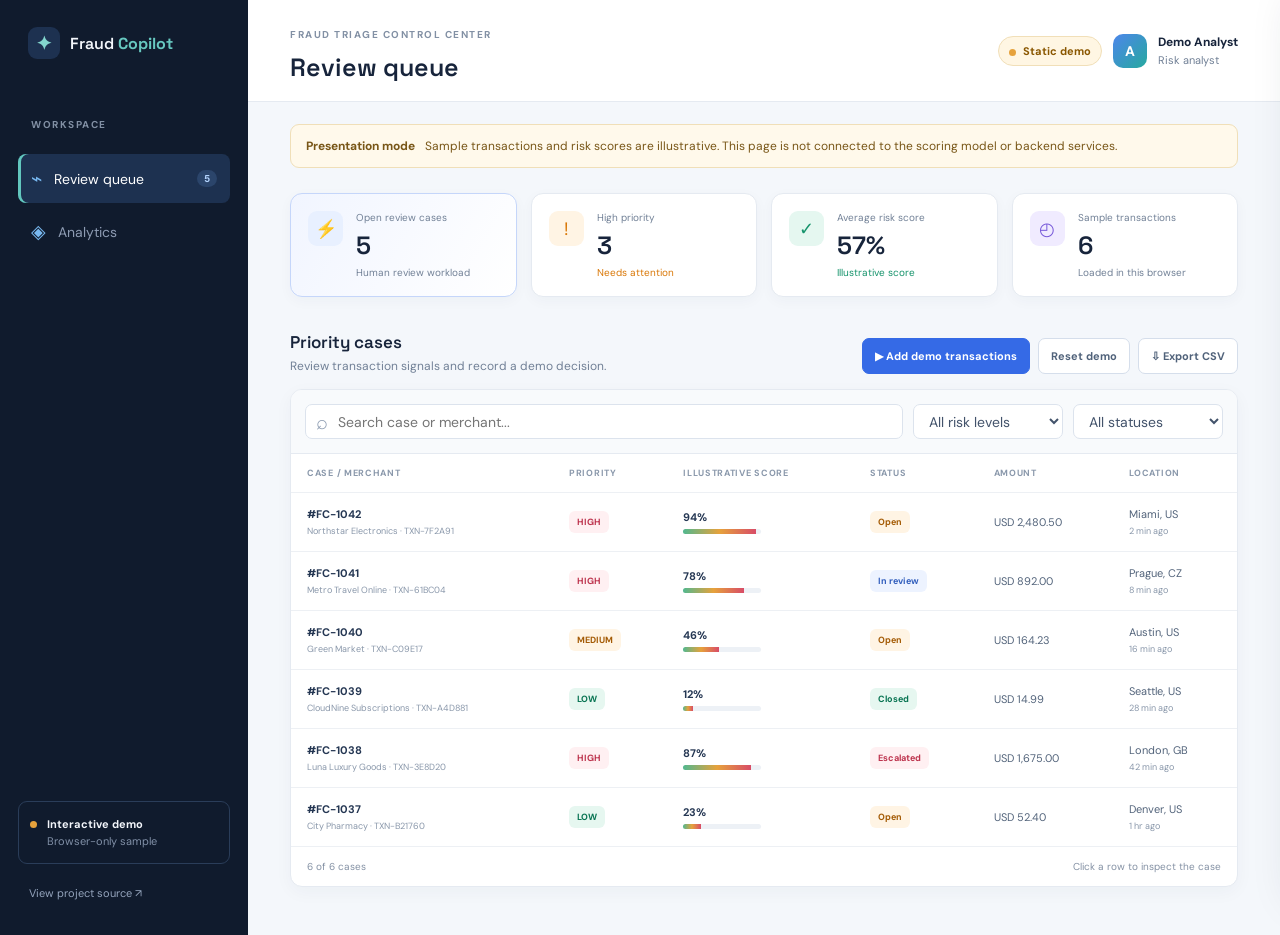
<file: hf-space/index.html>
<!doctype html>
<html lang="vi">
  <head>
    <meta charset="utf-8" />
    <meta name="viewport" content="width=device-width, initial-scale=1" />
    <meta name="theme-color" content="#101b2d" />
    <meta name="description" content="Fraud Copilot - interactive fraud triage demo." />
    <title>Fraud Copilot | Risk operations</title>
    <link rel="stylesheet" href="./style.css" />
  </head>
  <body>
    <div class="app-shell">
      <aside class="sidebar">
        <a class="brand" href="#" aria-label="Fraud Copilot home">
          <span class="brand-mark">✦</span><span>Fraud <b>Copilot</b></span>
        </a>
        <p class="workspace-label">WORKSPACE</p>
        <nav aria-label="Main navigation">
          <button class="nav-item active" data-view="review"><span>⌁</span> Review queue <b id="nav-count">0</b></button>
          <button class="nav-item" data-view="analytics"><span>◈</span> Analytics</button>
        </nav>
        <div class="sidebar-bottom">
          <div class="system-status"><i></i><div><b>Interactive demo</b><small>Browser-only sample</small></div></div>
          <a class="source-link" href="https://github.com/vinhomes1311/fraud-copilot" target="_blank" rel="noreferrer">View project source ↗</a>
        </div>
      </aside>

      <main class="content">
        <header class="topbar">
          <div><p class="eyebrow">FRAUD TRIAGE CONTROL CENTER</p><h1 id="page-title">Review queue</h1></div>
          <div class="topbar-actions"><span class="demo-pill"><i></i> Static demo</span><span class="avatar">A</span><div class="user-meta"><b>Demo Analyst</b><small>Risk analyst</small></div></div>
        </header>

        <div class="demo-notice"><b>Presentation mode</b><span>Sample transactions and risk scores are illustrative. This page is not connected to the scoring model or backend services.</span></div>

        <section class="page-body">
          <div class="kpi-grid">
            <article class="kpi-card accent"><span class="kpi-icon">⚡</span><div><small>Open review cases</small><strong id="open-count">—</strong><span>Human review workload</span></div></article>
            <article class="kpi-card"><span class="kpi-icon orange">!</span><div><small>High priority</small><strong id="high-count">—</strong><span class="orange-text">Needs attention</span></div></article>
            <article class="kpi-card"><span class="kpi-icon green">✓</span><div><small>Average risk score</small><strong id="average-score">—</strong><span class="green-text">Illustrative score</span></div></article>
            <article class="kpi-card"><span class="kpi-icon purple">◴</span><div><small>Sample transactions</small><strong id="total-count">—</strong><span>Loaded in this browser</span></div></article>
          </div>

          <section id="review-view">
            <div class="section-heading">
              <div><h2>Priority cases</h2><p>Review transaction signals and record a demo decision.</p></div>
              <div class="section-actions"><button id="simulate-button" class="primary-button">▶ Add demo transactions</button><button id="reset-button" class="secondary-button">Reset demo</button><button id="export-button" class="secondary-button">⇩ Export CSV</button></div>
            </div>
            <div class="queue-card">
              <div class="toolbar">
                <label class="search-wrap"><span>⌕</span><input id="search-input" type="search" placeholder="Search case or merchant..." /></label>
                <select id="risk-filter" aria-label="Filter by risk"><option value="">All risk levels</option><option>HIGH</option><option>MEDIUM</option><option>LOW</option></select>
                <select id="status-filter" aria-label="Filter by status"><option value="">All statuses</option><option>OPEN</option><option>IN_REVIEW</option><option>ESCALATED</option><option>CLOSED</option></select>
              </div>
              <div class="table-wrap">
                <table>
                  <thead><tr><th>Case / merchant</th><th>Priority</th><th>Illustrative score</th><th>Status</th><th>Amount</th><th>Location</th></tr></thead>
                  <tbody id="cases-body"></tbody>
                </table>
              </div>
              <footer class="table-footer"><span id="result-count"></span><span>Click a row to inspect the case</span></footer>
            </div>
          </section>

          <section id="analytics-view" class="analytics-view hidden">
            <div class="section-heading"><div><h2>Analytics overview</h2><p>Summary of the illustrative sample currently loaded in this browser.</p></div></div>
            <div class="analytics-grid">
              <article class="panel"><h3>Cases by risk</h3><div id="risk-chart" class="bar-list"></div></article>
              <article class="panel"><h3>Review status</h3><div id="status-chart" class="bar-list"></div></article>
            </div>
          </section>
        </section>
      </main>
    </div>

    <div id="backdrop" class="backdrop"></div>
    <aside id="detail-panel" class="detail-panel" aria-label="Case details" aria-hidden="true">
      <div class="detail-header"><div><p class="eyebrow">CASE DETAIL</p><h2 id="detail-title">Case details</h2></div><button id="close-detail" class="close-button" aria-label="Close">×</button></div>
      <div id="detail-content"></div>
    </aside>
    <div id="toast" class="toast" role="status" aria-live="polite"></div>
    <script src="./app.js"></script>
  </body>
</html>
</file>
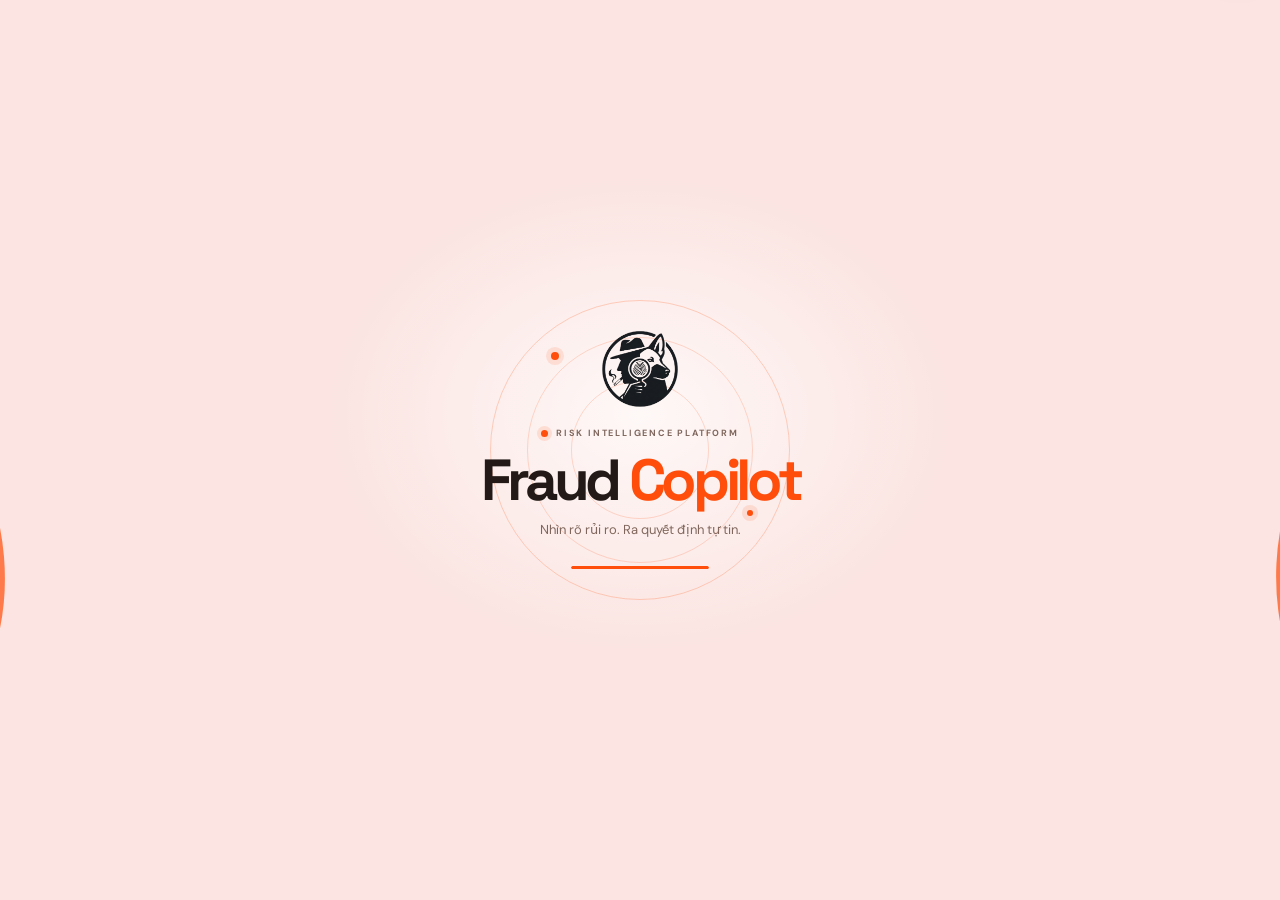
<file: static/index.html>
<!doctype html>
<html lang="vi">
  <head>
    <meta charset="utf-8" />
    <meta name="viewport" content="width=device-width, initial-scale=1" />
    <meta name="theme-color" content="#e9e5e0" />
    <title>Fraud Copilot | Risk operations</title>
    <link rel="stylesheet" href="/static/styles.css?v=case-review-polished-2" />
  </head>
  <body>
    <div id="toast" class="toast" role="status"></div>
    <main id="intro-view" class="intro-view" aria-label="Đang khởi chạy Fraud Copilot">
      <section class="intro-splash" aria-labelledby="intro-title">
        <div class="intro-splash-orbit" aria-hidden="true">
          <span class="intro-splash-orbit-dot"></span>
          <span class="intro-splash-orbit-dot"></span>
        </div>
        <img class="intro-splash-logo" src="/static/fraud-copilot-logo.png?v=brand-3" alt="" />
        <p class="intro-kicker"><span></span> RISK INTELLIGENCE PLATFORM</p>
        <h1 id="intro-title">Fraud <span>Copilot</span></h1>
        <p class="intro-splash-tagline">Nhìn rõ rủi ro. Ra quyết định tự tin.</p>
        <div class="intro-loading-track" aria-hidden="true">
          <span></span>
        </div>
      </section>
    </main>
    <main id="login-view" class="login-view hidden">
      <div class="login-frame">
        <header class="login-header">
          <a class="login-brand" href="/" aria-label="Fraud Copilot">
            <img class="brand-mark" src="/static/fraud-copilot-logo.png?v=brand-3" alt="" />
            <span><b>Fraud <span>Copilot</span></b><small>RISK INTELLIGENCE</small></span>
          </a>
          <div class="login-header-note"><i></i> Không gian chuyên viên an toàn</div>
        </header>
        <div class="login-layout">
          <section class="login-hero" aria-labelledby="login-hero-title">
            <p class="eyebrow"><span class="login-eyebrow-dot"></span> RISK OPERATIONS PLATFORM</p>
            <h1 id="login-hero-title">Nhìn rõ rủi ro.<br /><span>Ra quyết định tự tin.</span></h1>
            <p class="login-hero-copy">Giao dịch, tín hiệu mô hình và hồ sơ điều tra trong cùng một không gian làm việc.</p>
            <div class="login-highlights">
              <div><span>01</span><p><b>Ưu tiên rõ ràng</b><small>Tập trung vào hồ sơ cần xem</small></p></div>
              <div><span>02</span><p><b>Bằng chứng đầy đủ</b><small>Theo dõi tín hiệu xuyên suốt</small></p></div>
              <div><span>03</span><p><b>Quyết định minh bạch</b><small>Lưu lại thao tác chuyên viên</small></p></div>
            </div>
          </section>
          <section class="login-card" aria-labelledby="login-card-title">
            <div class="login-card-heading">
              <div class="login-card-symbol" aria-hidden="true">
                <svg viewBox="0 0 24 24" fill="none"><path d="M12 3 19 6v5c0 4.5-2.9 8-7 10-4.1-2-7-5.5-7-10V6l7-3Z" /><path d="m9 12 2 2 4-4" /></svg>
              </div>
              <p class="login-card-eyebrow">SECURE ANALYST ACCESS</p>
              <h2 id="login-card-title">Chào mừng trở lại</h2>
              <p id="auth-subtitle" class="muted">Đăng nhập để tiếp tục tới không gian điều tra rủi ro.</p>
            </div>
            <form id="login-form">
              <label>Tên đăng nhập<input name="username" value="analyst1" autocomplete="username" required /></label>
              <label>Mật khẩu<input name="password" type="password" value="analyst123" autocomplete="current-password" required /></label>
              <button class="primary-button wide" type="submit">Đăng nhập <span>→</span></button>
            </form>
            <button id="auth-switch" class="auth-switch" type="button">Chưa có tài khoản? Tạo tài khoản</button>
            <button id="forgot-password" class="auth-link" type="button">Quên mật khẩu?</button>
            <div class="login-divider"><span>hoặc</span></div>
            <button id="google-login" class="google-button" type="button"><span aria-hidden="true">G</span> Tiếp tục với Google</button>
            <p id="login-hint" class="login-hint">Demo: analyst1 / analyst123 · lead1 / lead123</p>
          </section>
        </div>
        <footer class="login-footer"><span>FRAUD COPILOT</span><span>Risk operations workspace</span></footer>
      </div>
      <div class="login-glow" aria-hidden="true"></div>
    </main>

    <main id="app-view" class="app-shell hidden">
      <video class="dashboard-background-video" muted loop playsinline preload="none" aria-hidden="true" tabindex="-1">
        <source src="/static/dashboard-background.mp4?v=video-project-1" type="video/mp4" />
      </video>
      <aside class="sidebar">
        <div class="brand"><img class="brand-mark small" src="/static/fraud-copilot-logo.png?v=brand-3" alt="" /><span>Fraud <b>Copilot</b></span></div>
        <div class="workspace-label">WORKSPACE</div>
        <nav>
          <button id="dashboard-nav" class="nav-item active" title="Risk Overview"><svg class="nav-icon symbol-icon" viewBox="0 0 24 24" aria-hidden="true"><rect x="4" y="4" width="6" height="6" rx="1" /><rect x="14" y="4" width="6" height="6" rx="1" /><rect x="4" y="14" width="6" height="6" rx="1" /><rect x="14" y="14" width="6" height="6" rx="1" /></svg> Risk Overview</button>
          <button id="analytics-nav" class="nav-item" title="Risk Analytics"><svg class="nav-icon symbol-icon" viewBox="0 0 24 24" aria-hidden="true"><path d="M4 20h16" /><path d="M7 16v-4" /><path d="M12 16V8" /><path d="M17 16V4" /></svg> Risk Analytics</button>
          <button id="review-nav" class="nav-item" title="Review Queue"><svg class="nav-icon symbol-icon" viewBox="0 0 24 24" aria-hidden="true"><path d="M4 5h16v14H4z" /><path d="M4 13h4l2 3h4l2-3h4" /></svg> Review Queue <span id="review-nav-count" class="nav-badge hidden">0</span></button>
          <button id="classifications-nav" class="nav-item" title="Decision History"><svg class="nav-icon symbol-icon" viewBox="0 0 24 24" aria-hidden="true"><circle cx="12" cy="12" r="8" /><path d="M12 7v5l3 2" /></svg> Decision History</button>
          <button id="manual-review-nav" class="nav-item" title="Manual Review">Manual Review <span id="manual-review-nav-count" class="nav-badge hidden">0</span></button>
          <button id="fault-lab-nav" class="nav-item hidden" title="Fault Lab">Fault Lab</button>
        </nav>
        <label class="global-search"><svg class="symbol-icon" viewBox="0 0 24 24" aria-hidden="true"><circle cx="10.5" cy="10.5" r="6.5" /><path d="m16 16 4 4" /></svg><input id="dashboard-search" type="search" placeholder="Tìm mã case hoặc giao dịch..." aria-label="Tìm mã case hoặc giao dịch"><kbd>Enter</kbd></label>
        <div class="topbar-actions"><span class="live-status"><i></i> Chấm điểm đang hoạt động</span><button id="refresh-button" class="icon-button" title="Làm mới"><svg class="symbol-icon" viewBox="0 0 24 24" aria-hidden="true"><path d="M20 7v5h-5" /><path d="M19 12a7 7 0 0 0-12-4L5 10" /><path d="M4 17v-5h5" /><path d="M5 12a7 7 0 0 0 12 4l2-2" /></svg></button><button id="account-button" class="account-button" type="button" aria-label="Mở hồ sơ tài khoản" aria-haspopup="dialog" aria-controls="profile-dialog"><span class="avatar" id="user-avatar">A</span><span class="user-meta"><b id="user-name">Chuyên viên</b><small id="user-role">Chuyên viên phân tích rủi ro</small></span></button></div>
        <div class="sidebar-bottom">
          <div class="system-status"><span class="status-dot"></span><div><b>All systems normal</b><small>Updated just now</small></div></div>
          <button id="logout-button" class="logout"><svg class="symbol-icon" viewBox="0 0 24 24" aria-hidden="true"><path d="m10 17 5-5-5-5" /><path d="M15 12H3" /><path d="M12 3h7a2 2 0 0 1 2 2v14a2 2 0 0 1-2 2h-7" /></svg><span>Log out</span></button>
        </div>
      </aside>
      <section class="content">
        <h2 id="page-title" class="visually-hidden">Risk Overview</h2>
        <div class="page-body">
          <section id="dashboard-content" class="dashboard-content">
            <div class="dashboard-intro">
              <div><p class="eyebrow">LIVE RISK OPERATIONS · FRAUD COPILOT</p><h3>Fraud <span>Operations</span></h3><p id="dashboard-updated">Loading data...</p></div>
              <button id="dashboard-review-link" class="primary-button">Review cases <span>→</span></button>
            </div>
            <div class="dashboard-kpis">
              <article class="dashboard-kpi"><div class="dashboard-kpi-icon blue"><svg class="symbol-icon" viewBox="0 0 24 24" aria-hidden="true"><path d="m4 17 6-6 4 4 6-8" /><path d="M15 7h5v5" /></svg></div><div><small>Transactions Processed</small><strong id="dashboard-total">—</strong><span id="dashboard-total-subtitle">— transactions in the last 60 minutes</span></div></article>
              <article class="dashboard-kpi"><div class="dashboard-kpi-icon red"><svg class="symbol-icon" viewBox="0 0 24 24" aria-hidden="true"><path d="M12 3 22 20H2L12 3Z" /><path d="M12 9v4" /><path d="M12 16h.01" /></svg></div><div><small>Open High-Risk Cases</small><strong id="dashboard-high">—</strong><span id="dashboard-high-subtitle">— new cases in the last 60 minutes</span></div></article>
              <article class="dashboard-kpi"><div class="dashboard-kpi-icon amber"><svg class="symbol-icon" viewBox="0 0 24 24" aria-hidden="true"><circle cx="12" cy="12" r="8" /><path d="M12 7v5l3 2" /></svg></div><div><small>Open Medium-Risk Cases</small><strong id="dashboard-medium">—</strong><span id="dashboard-medium-subtitle">— unscored transactions</span></div></article>
              <article class="dashboard-kpi"><div class="dashboard-kpi-icon purple">%</div><div><small>Review Rate</small><strong id="dashboard-review-rate">—</strong><span>Open high- and medium-risk cases / scored transactions</span></div></article>
              <article class="dashboard-kpi"><div class="dashboard-kpi-icon green"><svg class="symbol-icon" viewBox="0 0 24 24" aria-hidden="true"><path d="M3 12h4l3-7 4 14 3-7h4" /></svg></div><div><small>P95 Latency · 60 min</small><strong id="dashboard-latency">—</strong><span>Core processing target: ≤ 500 ms</span></div></article>
              <article class="dashboard-kpi"><div class="dashboard-kpi-icon teal"><svg class="symbol-icon" viewBox="0 0 24 24" aria-hidden="true"><circle cx="12" cy="12" r="8" /><circle cx="12" cy="12" r="3" /></svg></div><div><small>Recall (Awaiting Labels)</small><strong id="dashboard-recall">—</strong><span>Requires ground-truth labels</span></div></article>
            </div>
            <div class="dashboard-grid">
              <article class="dashboard-panel dashboard-simulator-panel">
                <div class="dashboard-panel-heading"><div><h4>Cases per Second</h4><p>Hover over a line point to inspect Low, Medium, and High rates · last 5 minutes</p></div></div>
                <div id="dashboard-simulator-chart" class="dashboard-simulator-chart" role="status">Waiting for simulator data...</div>
              </article>
              <article class="dashboard-panel dashboard-ml-decision-panel">
                <div class="dashboard-panel-heading"><div><h4>Analyst Decisions by Risk Level</h4><p>Decision outcomes grouped by model-predicted risk level.</p></div></div>
                <div id="dashboard-decision-breakdown" class="decision-breakdown-grid dashboard-decision-breakdown" aria-live="polite"><p class="dashboard-empty">Loading decision data...</p></div>
              </article>
              <article class="dashboard-panel dashboard-ml-operations-panel">
                <div class="chart-heading"><div><h4>Model Service Latency &amp; Throughput</h4><p>P95 inference latency and requests per second over the last 60 minutes.</p></div><span class="chart-live-indicator">Prometheus</span></div>
                <div id="dashboard-ml-operations-chart" class="ml-operations-chart" aria-live="polite"><p class="chart-empty">Loading model metrics...</p></div>
              </article>
              <article class="dashboard-panel dashboard-drift-panel">
                <div class="dashboard-panel-heading"><div><h4>Data &amp; Score Drift</h4><p>Population Stability Index of the latest scored transactions against the model's validation baseline · refreshes every minute.</p></div><span id="dashboard-drift-status" class="drift-status drift-insufficient_data">—</span></div>
                <div id="dashboard-drift" class="drift-body" aria-live="polite"><p class="dashboard-empty">Loading drift data...</p></div>
              </article>
              <article class="dashboard-panel dashboard-cases-panel">
                <div class="dashboard-panel-heading"><div><h4>Flagged Transactions</h4><p>Cases awaiting review, ordered by fraud probability.</p></div><button id="dashboard-view-all" class="text-button">View queue →</button></div>
                <div id="dashboard-recent-cases" class="dashboard-recent-cases" aria-live="polite"></div>
              </article>
              <article class="dashboard-panel dashboard-signal-health-panel">
                <header class="signal-health-header">
                  <div>
                    <p class="signal-health-eyebrow">LAST 24 HOURS</p>
                    <h4>Pipeline Overview</h4>
                    <p>Model signals, input quality, and queues that need attention.</p>
                  </div>
                  <span class="signal-health-live"><i></i> Live</span>
                </header>
                <div id="dashboard-signal-health" class="signal-health-grid" aria-live="polite">
                  <section class="signal-health-group">
                    <div class="signal-group-heading"><span class="signal-group-icon model-icon">⌁</span><div><h5>Model Signals</h5><p>Most frequent explanation factors</p></div></div>
                    <div id="dashboard-top-features" class="signal-health-list"><p class="signal-health-empty">Loading model signals...</p></div>
                  </section>
                  <section class="signal-health-group">
                    <div class="signal-group-heading"><span class="signal-group-icon data-icon">⌖</span><div><h5>Input Validation</h5><p>Most common validation issues</p></div></div>
                    <div id="dashboard-validation-issues" class="signal-health-list"><p class="signal-health-empty">Loading validation data...</p></div>
                  </section>
                  <section class="signal-health-group">
                    <div class="signal-group-heading"><span class="signal-group-icon queue-icon">↻</span><div><h5>Queue Health</h5><p>Unscored transactions and dead-letter jobs</p></div></div>
                    <div id="dashboard-queue-health" class="signal-queue-list"><p class="signal-health-empty">Loading queue status...</p></div>
                  </section>
                </div>
              </article>
            </div>
          </section>
          <section id="manual-review-content" class="manual-review-content hidden">
            <div class="section-heading"><div><h3>Manual Review</h3><p>Inspect transactions that could not be scored and create a review case.</p></div></div>
            <section class="queue-card manual-review-card">
              <div id="manual-review-list" class="manual-review-list"><p class="muted">Loading transactions...</p></div>
              <div class="table-footer">
                <span id="manual-review-count">—</span>
                <div><button id="manual-review-prev" class="page-button" disabled>‹</button><span id="manual-review-page" class="page-button active">1</span><button id="manual-review-next" class="page-button" disabled>›</button></div>
              </div>
            </section>
          </section>
          <section id="fault-lab-content" class="fault-lab-content hidden">
            <div class="section-heading"><div><h3>Fault Lab</h3><p>Chọn loại lỗi cần mô phỏng rồi gửi vào hệ thống.</p></div></div>
            <section class="queue-card fault-lab-card">
              <label for="fault-lab-kind">Chọn loại lỗi</label>
              <select id="fault-lab-kind" class="fault-lab-select">
                <option value="missing">Thiếu trường bắt buộc</option>
                <option value="type">Sai kiểu dữ liệu</option>
                <option value="invalid">Giá trị không hợp lệ</option>
                <option value="advanced">Tùy chỉnh JSON nâng cao</option>
              </select>
              <div id="fault-lab-missing-options" class="fault-lab-options hidden">
                <label for="fault-lab-missing-field">Trường cần bỏ</label>
                <select id="fault-lab-missing-field" class="fault-lab-select">
                  <option value="amt">amt</option>
                  <option value="cc_num">cc_num</option>
                  <option value="merchant">merchant</option>
                  <option value="trans_date_trans_time">trans_date_trans_time</option>
                </select>
              </div>
              <div id="fault-lab-type-options" class="fault-lab-options hidden">
                <label for="fault-lab-type-field">Trường sai kiểu</label>
                <select id="fault-lab-type-field" class="fault-lab-select">
                  <option value="amt">amt</option>
                  <option value="lat">lat</option>
                  <option value="long">long</option>
                </select>
                <label for="fault-lab-type-value">Giá trị lỗi</label>
                <input id="fault-lab-type-value" class="fault-lab-input" value="abc" />
              </div>
              <div id="fault-lab-invalid-options" class="fault-lab-options hidden">
                <label for="fault-lab-invalid-value">Giá trị cần gửi</label>
                <select id="fault-lab-invalid-value" class="fault-lab-select">
                  <option value="amt">amt âm (-100)</option>
                  <option value="lat">lat vượt phạm vi (999)</option>
                  <option value="long">long vượt phạm vi (999)</option>
                </select>
              </div>
              <div id="fault-lab-advanced-options" class="fault-lab-options hidden">
                <label for="fault-lab-json">Payload transaction (JSON)</label>
                <textarea id="fault-lab-json" class="fault-lab-json" spellcheck="false">{
  "trans_num": "fault-lab-template",
  "trans_date_trans_time": "2026-01-15T12:00:00Z",
  "cc_num": "4111111111111111",
  "merchant": "fraud_Kirlin and Sons",
  "category": "shopping_pos",
  "amt": 42.5,
  "lat": 37.7749,
  "long": -122.4194,
  "merch_lat": 37.7849,
  "merch_long": -122.4094,
  "city": "San Francisco",
  "state": "CA"
}</textarea>
              </div>
              <p id="fault-lab-input-error" class="fault-lab-error" role="alert"></p>
              <details class="fault-lab-preview">
                <summary>Payload sẽ gửi</summary>
                <pre id="fault-lab-preview-json"></pre>
              </details>
              <button id="fault-lab-submit" class="primary-button" type="button">Gửi vào hệ thống</button>
              <div id="fault-lab-result" class="fault-lab-result" role="status" aria-live="polite"></div>
            </section>
          </section>
          <div id="work-queue-layout">
          <section id="review-content">
            <div id="review-kpi-grid" class="kpi-grid">
              <article class="kpi-card accent"><div class="kpi-icon"><svg class="symbol-icon" viewBox="0 0 24 24" aria-hidden="true"><rect x="5" y="5" width="14" height="16" rx="2" /><path d="M9 5V3h6v2" /><path d="M9 11h6M9 15h6" /></svg></div><div><small>Open review cases</small><strong id="open-count">—</strong><span class="trend">Human review workload</span></div></article>
            </div>
            <div id="analytics-kpi-grid" class="kpi-grid hidden">
              <article class="kpi-card"><div class="kpi-icon orange"><svg class="symbol-icon" viewBox="0 0 24 24" aria-hidden="true"><path d="M12 3 22 20H2L12 3Z" /><path d="M12 9v4" /><path d="M12 16h.01" /></svg></div><div><small>High priority</small><strong id="high-count">—</strong><span class="trend orange-text">Needs attention</span></div></article>
              <article class="kpi-card"><div class="kpi-icon orange"><svg class="symbol-icon" viewBox="0 0 24 24" aria-hidden="true"><path d="M12 3 22 20H2L12 3Z" /><path d="M12 9v4" /><path d="M12 16h.01" /></svg></div><div><small>Medium priority</small><strong id="medium-count">—</strong><span class="trend orange-text">Needs review</span></div></article>
            </div>
            <div class="section-heading"><div><h3 id="queue-title">Priority cases</h3><p id="queue-description">Cases are sorted by model confidence.</p></div><div class="section-actions"><label class="simulator-rate">Target <input id="simulator-tps" type="number" min="1" max="1000" step="1" value="10" inputmode="numeric" aria-label="Target transaction rate per second"><span>transactions / sec</span><small id="simulator-actual-tps" class="simulator-actual-tps">New cases (5-sec avg): 0 / sec</small></label><button id="load-test-batch" class="primary-button"><svg class="symbol-icon button-icon" viewBox="0 0 24 24" aria-hidden="true"><path d="M8 5v14l11-7z" fill="currentColor" stroke="none" /></svg>Run Simulator</button><button id="reset-demo-data" class="secondary-button reset-demo-button" title="Delete simulator-generated data and replay from the beginning"><svg class="symbol-icon button-icon" viewBox="0 0 24 24" aria-hidden="true"><path d="M3 12a9 9 0 1 0 2.64-6.36L3 8" /><path d="M3 3v5h5" /></svg>Reset &amp; replay</button><button id="export-button" class="secondary-button"><svg class="symbol-icon button-icon" viewBox="0 0 24 24" aria-hidden="true"><path d="M12 3v12" /><path d="m7 10 5 5 5-5" /><path d="M5 20h14" /></svg>Export view</button></div></div>
            <section class="queue-card">
              <div class="toolbar filter-toolbar">
                <label class="search-wrap"><svg class="symbol-icon" viewBox="0 0 24 24" aria-hidden="true"><circle cx="10.5" cy="10.5" r="6.5" /><path d="m16 16 4 4" /></svg><input id="search-input" placeholder="Search case ID or transaction..." aria-label="Search cases" /></label>
                <select id="risk-filter" aria-label="Priority"><option value="">All priorities</option><option value="HIGH">High</option><option value="MEDIUM">Medium</option><option value="LOW">Low</option></select>
                <select id="score-filter" aria-label="Fraud probability"><option value="">All probabilities</option><option value="0-25">0–25%</option><option value="25-50">25–50%</option><option value="50-75">50–75%</option><option value="75-100">75–100%</option></select>
                <select id="status-filter" aria-label="Workflow"><option value="">All workflows</option><option value="OPEN">Open</option><option value="IN_REVIEW">In review</option><option value="ESCALATED">Escalated</option><option value="NEEDS_MORE_INFO">Needs more info</option><option value="RETURNED">Returned</option><option value="CONFIRMED_FRAUD">Confirmed fraud</option><option value="CONFIRMED_SIMULATED">Confirmed (demo)</option><option value="DISMISSED">Dismissed / safe</option><option value="CLOSED">Closed</option></select>
                <label class="filter-date"><span>Received from</span><input id="received-from-filter" type="date" aria-label="Received from"></label>
                <label class="filter-date"><span>Received to</span><input id="received-to-filter" type="date" aria-label="Received to"></label>
                <select id="evidence-filter" aria-label="Evidence"><option value="">All evidence</option><option value="NONE">No brief</option><option value="PENDING">Pending</option><option value="RUNNING">Running</option><option value="READY">Ready</option><option value="FAILED">Failed</option><option value="FAILED_TIMEOUT">Failed (timeout)</option></select>
                <select id="sort-filter" aria-label="Sort by"><option value="newest">Newest received</option><option value="oldest">Oldest received</option><option value="highest_score">Highest probability</option><option value="lowest_score">Lowest probability</option></select>
                <button id="review-filter-reset" class="filter-reset" type="button" title="Clear filters" aria-label="Clear filters"><svg class="symbol-icon" viewBox="0 0 24 24" aria-hidden="true"><path d="M4 5h16l-6 7v5l-4 2v-7L4 5Z" /><path d="m16 16 4 4m0-4-4 4" /></svg></button>
              </div>
              <div class="table-wrap"><table><thead><tr><th>Case / transaction</th><th>Priority</th><th>Fraud probability</th><th>Workflow</th><th>Received</th><th>Evidence</th></tr></thead><tbody id="cases-body"><tr><td colspan="6" class="loading">Loading cases<span class="loader"></span></td></tr></tbody></table></div>
              <div class="table-footer"><span id="result-count">—</span><div><button id="prev-page" class="page-button" disabled>‹</button><span id="page-number" class="page-button active">1</span><button id="next-page" class="page-button" disabled>›</button></div></div>
            </section>
          </section>
          <section id="classifications-content" class="hidden">
            <div class="section-heading classification-heading">
              <div><h3>Analyst Decision History</h3><p>Recorded case decisions and escalations, with reviewer and decision time.</p></div>
              <button id="export-classifications" class="secondary-button"><svg class="symbol-icon button-icon" viewBox="0 0 24 24" aria-hidden="true"><path d="M12 3v12" /><path d="m7 10 5 5 5-5" /><path d="M5 20h14" /></svg>Export decisions</button>
            </div>
            <section class="queue-card">
              <div class="toolbar filter-toolbar">
                <label class="search-wrap"><svg class="symbol-icon" viewBox="0 0 24 24" aria-hidden="true"><circle cx="10.5" cy="10.5" r="6.5" /><path d="m16 16 4 4" /></svg><input id="classification-search" placeholder="Search case, transaction, merchant, reviewer..." /></label>
                <select id="classification-filter" aria-label="Filter analyst decisions">
                  <option value="">All decisions</option>
                  <option value="CONFIRMED_FRAUD">Confirmed fraud</option>
                  <option value="DISMISSED">Dismissed / safe</option>
                  <option value="ESCALATE">Escalated</option>
                  <option value="NEEDS_MORE_INFO">Needs more info</option>
                  <option value="INSUFFICIENT_EVIDENCE">Insufficient evidence</option>
                  <option value="CONFIRM_SIMULATED">Confirmed (demo)</option>
                </select>
                <select id="classification-status-filter" aria-label="Case status"><option value="">All statuses</option><option value="OPEN">Open</option><option value="IN_REVIEW">In review</option><option value="ESCALATED">Escalated</option><option value="NEEDS_MORE_INFO">Needs more info</option><option value="RETURNED">Returned</option><option value="CONFIRMED_FRAUD">Confirmed fraud</option><option value="CONFIRMED_SIMULATED">Confirmed (demo)</option><option value="DISMISSED">Dismissed / safe</option><option value="CLOSED">Closed</option></select>
                <select id="classification-stream-filter" aria-label="Scoring stream"><option value="">All streams</option><option value="SCORED">Scored</option><option value="UNSCORED">Unscored</option></select>
                <select id="classification-merchant-filter" aria-label="Merchant type">
                  <option value="">All merchant types</option>
                  <option value="entertainment">Entertainment</option><option value="food_dining">Food &amp; dining</option><option value="gas_transport">Gas &amp; transport</option><option value="grocery_net">Grocery (online)</option><option value="grocery_pos">Grocery (in-person)</option><option value="health_fitness">Health &amp; fitness</option><option value="home">Home</option><option value="kids_pets">Kids &amp; pets</option><option value="misc_net">Miscellaneous (online)</option><option value="misc_pos">Miscellaneous (in-person)</option><option value="personal_care">Personal care</option><option value="shopping_net">Shopping (online)</option><option value="shopping_pos">Shopping (in-person)</option><option value="travel">Travel</option>
                </select>
                <select id="classification-score-filter" aria-label="Fraud score"><option value="">All scores</option><option value="0-25">0–25%</option><option value="25-50">25–50%</option><option value="50-75">50–75%</option><option value="75-100">75–100%</option></select>
                <select id="classification-sort-filter" aria-label="Sort order"><option value="newest">Newest</option><option value="oldest">Oldest</option><option value="highest_score">Highest score</option><option value="lowest_score">Lowest score</option></select>
                <button id="classification-filter-reset" class="filter-reset" type="button" title="Clear filters" aria-label="Clear filters"><svg class="symbol-icon" viewBox="0 0 24 24" aria-hidden="true"><path d="M4 5h16l-6 7v5l-4 2v-7L4 5Z" /><path d="m16 16 4 4m0-4-4 4" /></svg></button>
              </div>
              <div class="table-wrap"><table class="classification-table"><thead><tr><th>Case / transaction</th><th>Merchant</th><th>Model risk</th><th>Analyst decision</th><th>Reviewer</th><th>Amount</th><th>Decision time</th><th>Action</th></tr></thead><tbody id="classifications-body"><tr><td colspan="8" class="loading">Loading decisions<span class="loader"></span></td></tr></tbody></table></div>
              <div class="table-footer"><span id="classification-result-count">—</span><div><button id="classification-prev" class="page-button" disabled>‹</button><span id="classification-page" class="page-button active">1</span><button id="classification-next" class="page-button" disabled>›</button></div></div>
            </section>
          </section>
          <section id="analytics-decisions" class="analytics-decisions hidden">
            <div class="section-heading"><div><h3>Analyst Decision Summary</h3><p>Latest recorded decision for each reviewed case.</p></div></div>
            <div class="decision-summary-grid">
              <article class="decision-summary-card"><small>Confirm fraud</small><strong id="decision-confirmed-fraud">0</strong></article>
              <article class="decision-summary-card"><small>Dismiss / safe</small><strong id="decision-dismissed">0</strong></article>
              <article class="decision-summary-card"><small>Insufficient evidence</small><strong id="decision-insufficient-evidence">0</strong></article>
              <article class="decision-summary-card"><small>Escalate to Risk Lead</small><strong id="decision-escalated">0</strong></article>
              <article class="decision-summary-card"><small>Need more info</small><strong id="decision-needs-more-info">0</strong></article>
            </div>
          </section>
          </div>
        </div>
      </section>
    </main>

    <dialog id="profile-dialog" class="profile-dialog" aria-labelledby="profile-title">
      <button id="profile-close" class="profile-close" type="button" aria-label="Đóng hồ sơ">×</button>
      <p class="profile-eyebrow">RISK OPERATIONS PROFILE</p>
      <div class="profile-identity">
        <div id="profile-avatar" class="profile-avatar">A</div>
        <div>
          <h2 id="profile-title">Hồ sơ chuyên viên</h2>
          <p id="profile-username" class="profile-username"></p>
          <span id="profile-role" class="profile-role"></span>
        </div>
      </div>
      <div class="profile-stats">
        <article><strong id="profile-cases-reviewed">0</strong><span>Hồ sơ đã xem xét</span></article>
        <article><strong id="profile-active-streak">0</strong><span>Ngày hoạt động liên tiếp</span></article>
        <article><strong id="profile-active-days">0</strong><span>Tổng ngày hoạt động</span></article>
      </div>
      <div class="profile-badges-heading">
        <div><p class="profile-eyebrow">MILESTONES</p><h3>Huy hiệu</h3></div>
        <span class="profile-badge-caption">Tích lũy qua hồ sơ đã xử lý</span>
      </div>
      <div id="profile-badges" class="profile-badges" aria-live="polite">
        <p class="profile-loading">Đang tải hồ sơ...</p>
      </div>
      <div class="profile-actions">
        <button id="profile-logout-button" class="profile-logout-button" type="button">
          <svg class="symbol-icon" viewBox="0 0 24 24" aria-hidden="true"><path d="m10 17 5-5-5-5" /><path d="M15 12H3" /><path d="M12 3h7a2 2 0 0 1 2 2v14a2 2 0 0 1-2 2h-7" /></svg>
          Đăng xuất
        </button>
      </div>
    </dialog>
    <aside id="detail-panel" class="detail-panel" role="dialog" aria-modal="true" aria-labelledby="detail-title" tabindex="-1">
      <header class="detail-page-header">
        <button id="close-detail" class="detail-back-button" type="button"><span aria-hidden="true">←</span> Back to queue</button>
        <div class="detail-page-title"><p class="eyebrow">CASE REVIEW</p><h2 id="detail-title">Case —</h2></div>
        <p class="detail-page-hint">Review the evidence and record your decision</p>
      </header>
      <div id="detail-content" class="detail-page-content"></div>
    </aside>
    <script src="/static/risk-review.js?v=readable-risk-english-5"></script>
    <script src="/static/app.js?v=case-review-polished-2"></script>
  </body>
</html>
</file>
<file: hf-space/style.css>
@import url("https://fonts.googleapis.com/css2?family=DM+Sans:wght@400;500;600;700&family=Space+Grotesk:wght@500;600;700&display=swap");

:root {
  color-scheme: light;
  --bg: #f4f7fb;
  --surface: #fff;
  --line: #e5eaf1;
  --text: #17243b;
  --muted: #718096;
  --blue: #356ae6;
  --green: #15936b;
  --orange: #d97706;
  --red: #d84c67;
  --purple: #7658d9;
}

* { box-sizing: border-box; }
body { margin: 0; background: var(--bg); color: var(--text); font: 14px "DM Sans", sans-serif; }
button, input, select { font: inherit; }
button { cursor: pointer; color: inherit; }
.hidden { display: none !important; }
.app-shell { display: flex; min-height: 100vh; }
.sidebar { width: 248px; flex: 0 0 248px; background: #101b2d; color: #f3f6fb; padding: 27px 18px; display: flex; flex-direction: column; }
.brand { display: flex; align-items: center; gap: 10px; padding: 0 10px 49px; color: inherit; font: 600 16px "Space Grotesk", sans-serif; text-decoration: none; }
.brand b { color: #67c8c0; }
.brand-mark { display: grid; place-items: center; width: 32px; height: 32px; border-radius: 9px; background: #1d3150; color: #83d6ce; font-size: 19px; }
.workspace-label, .eyebrow { color: #8290a4; font-size: 10px; font-weight: 700; letter-spacing: 1.5px; }
.workspace-label { padding: 0 13px 13px; }
.nav-item { width: 100%; display: flex; align-items: center; gap: 12px; padding: 12px 13px; background: transparent; color: #8d9bb2; border: 0; border-radius: 8px; text-align: left; margin-bottom: 4px; }
.nav-item:hover, .nav-item.active { color: #fff; background: #1d3150; }
.nav-item.active { box-shadow: inset 3px 0 #62c7be; }
.nav-item > span { color: #78b9f1; font-size: 19px; }
.nav-item > b { margin-left: auto; background: #2b456b; color: #b5d5ff; padding: 2px 7px; border-radius: 10px; font-size: 10px; }
.sidebar-bottom { margin-top: auto; }
.system-status { display: flex; gap: 10px; padding: 15px 11px; border: 1px solid #2a3d59; border-radius: 9px; margin-bottom: 14px; }
.system-status i, .demo-pill i { width: 7px; height: 7px; flex: 0 0 7px; border-radius: 50%; background: #e6a23c; margin-top: 4px; }
.system-status b, .system-status small { display: block; font-size: 11px; }
.system-status small { color: #8190a7; margin-top: 3px; }
.source-link { color: #94a4bc; font-size: 11px; text-decoration: none; padding: 8px 11px; display: block; }
.source-link:hover { color: #fff; }
.content { flex: 1; min-width: 0; }
.topbar { min-height: 94px; background: var(--surface); border-bottom: 1px solid var(--line); display: flex; align-items: center; justify-content: space-between; padding: 18px 42px; }
.topbar h1 { font: 600 25px "Space Grotesk", sans-serif; margin: 6px 0 0; }
.topbar-actions { display: flex; align-items: center; gap: 11px; }
.demo-pill { display: inline-flex; align-items: center; gap: 7px; color: #8a5700; background: #fff6e3; border: 1px solid #f1dfb8; border-radius: 999px; padding: 7px 10px; font-size: 11px; font-weight: 700; }
.avatar { display: grid; place-items: center; background: linear-gradient(135deg, #4d86eb, #26a99f); color: #fff; width: 34px; height: 34px; border-radius: 10px; font-weight: 700; }
.user-meta b, .user-meta small { display: block; }
.user-meta b { font-size: 12px; }
.user-meta small { color: var(--muted); font-size: 11px; margin-top: 3px; }
.demo-notice { display: flex; gap: 10px; align-items: center; margin: 22px 42px 0; padding: 12px 15px; border: 1px solid #f0dfb8; border-radius: 9px; background: #fff9eb; color: #785617; font-size: 12px; line-height: 1.5; }
.demo-notice b { flex: 0 0 auto; }
.page-body { padding: 25px 42px 48px; max-width: 1500px; }
.kpi-grid { display: grid; grid-template-columns: repeat(4, minmax(0, 1fr)); gap: 14px; }
.kpi-card { background: var(--surface); border: 1px solid var(--line); border-radius: 12px; padding: 17px; display: flex; gap: 13px; align-items: flex-start; box-shadow: 0 4px 14px #1b315009; }
.kpi-card.accent { border-color: #c5d6fa; background: linear-gradient(120deg, #f1f5ff, #fff); }
.kpi-icon { display: grid; place-items: center; width: 35px; height: 35px; flex: 0 0 35px; border-radius: 9px; background: #e8f0ff; color: var(--blue); font-size: 18px; }
.kpi-icon.orange { color: var(--orange); background: #fff4e4; }
.kpi-icon.green { color: var(--green); background: #e5f7f0; }
.kpi-icon.purple { color: var(--purple); background: #f0ebff; }
.kpi-card small, .kpi-card span:not(.kpi-icon) { display: block; color: var(--muted); font-size: 10px; }
.kpi-card strong { display: block; font: 600 25px "Space Grotesk", sans-serif; margin: 5px 0; }
.kpi-card .orange-text { color: var(--orange) !important; }
.kpi-card .green-text { color: var(--green) !important; }
.section-heading { display: flex; justify-content: space-between; align-items: end; gap: 16px; margin: 34px 0 15px; }
.section-heading h2 { font: 600 17px "Space Grotesk", sans-serif; margin: 0; }
.section-heading p { color: var(--muted); font-size: 12px; margin: 5px 0 0; }
.section-actions { display: flex; gap: 8px; flex-wrap: wrap; }
.primary-button, .secondary-button { border-radius: 7px; padding: 10px 12px; font-size: 11px; font-weight: 700; }
.primary-button { background: var(--blue); color: #fff; border: 1px solid var(--blue); }
.primary-button:hover { background: #2859c9; }
.secondary-button { border: 1px solid #d5deeb; background: var(--surface); color: #50627a; }
.secondary-button:hover { border-color: #9eb8ef; color: var(--blue); background: #edf3ff; }
.queue-card, .panel { border: 1px solid var(--line); border-radius: 12px; background: var(--surface); overflow: hidden; box-shadow: 0 5px 18px #1b31500a; }
.toolbar { display: flex; gap: 10px; padding: 14px; background: #f8fafc; border-bottom: 1px solid var(--line); }
.search-wrap { position: relative; flex: 1; }
.search-wrap > span { position: absolute; left: 11px; top: 5px; color: #8b9ab0; font-size: 20px; }
.search-wrap input, .toolbar select { width: 100%; height: 35px; background: #fff; border: 1px solid #dce3ed; color: #43536b; border-radius: 7px; padding: 0 11px; outline: 0; }
.search-wrap input { padding-left: 32px; }
.toolbar select { width: 150px; }
.search-wrap input:focus, .toolbar select:focus { border-color: #8aaaf0; box-shadow: 0 0 0 3px #4675dc18; }
.table-wrap { overflow: auto; }
table { width: 100%; border-collapse: collapse; min-width: 700px; }
th { text-align: left; color: #8a98ab; font-size: 9px; text-transform: uppercase; letter-spacing: .7px; font-weight: 700; padding: 13px 16px; }
td { padding: 14px 16px; border-top: 1px solid #edf0f4; color: #53647b; font-size: 11px; }
tbody tr { transition: background .15s; }
tbody tr:hover { background: #f7faff; cursor: pointer; }
.case-id { color: #253753; font-weight: 700; }
.txn { color: #8997aa; font-size: 9px; margin-top: 4px; }
.risk, .status { display: inline-block; padding: 5px 8px; border-radius: 6px; font-size: 9px; font-weight: 700; }
.risk-high { color: #bd334d; background: #fff0f2; }
.risk-medium { color: #a45b05; background: #fff4e4; }
.risk-low { color: #087452; background: #e6f7f0; }
.status { color: #58677c; background: #edf1f6; }
.status-open { color: #a45b05; background: #fff4e4; }
.status-in_review { color: #315ebd; background: #edf3ff; }
.status-escalated { color: #bd334d; background: #fff0f2; }
.status-closed { color: #087452; background: #e6f7f0; }
.score { font-weight: 700; color: #253753; }
.score-bar { display: block; height: 5px; width: 78px; background: #edf1f6; border-radius: 9px; margin-top: 5px; overflow: hidden; }
.score-bar i { display: block; height: 100%; background: linear-gradient(90deg, #51b88f, #e6a23c, #d84c67); }
.table-footer { display: flex; justify-content: space-between; gap: 12px; color: #8491a4; padding: 13px 16px; border-top: 1px solid #edf0f4; font-size: 10px; }
.empty { text-align: center; padding: 30px; color: var(--muted); }
.analytics-grid { display: grid; grid-template-columns: repeat(2, minmax(0, 1fr)); gap: 16px; }
.panel { padding: 20px; }
.panel h3 { font: 600 15px "Space Grotesk", sans-serif; margin: 0 0 20px; }
.bar-row { display: grid; grid-template-columns: 90px 1fr 30px; align-items: center; gap: 10px; margin: 15px 0; font-size: 11px; color: #64748b; }
.bar-track { height: 9px; background: #eff2f7; border-radius: 9px; overflow: hidden; }
.bar-track i { display: block; height: 100%; border-radius: inherit; background: #356ae6; }
.bar-row.high .bar-track i { background: var(--red); }
.bar-row.medium .bar-track i { background: #e6a23c; }
.bar-row.low .bar-track i { background: var(--green); }
.detail-panel { position: fixed; z-index: 4; right: 0; top: 0; height: 100vh; width: min(520px, 100%); background: #fff; box-shadow: -12px 0 40px #17243b20; transform: translateX(105%); transition: transform .24s ease; overflow: auto; padding: 24px; }
.detail-panel.open { transform: translateX(0); }
.detail-header { display: flex; justify-content: space-between; gap: 15px; align-items: start; padding-bottom: 20px; border-bottom: 1px solid var(--line); }
.detail-header h2 { font: 600 22px "Space Grotesk", sans-serif; margin-top: 7px; }
.close-button { border: 1px solid var(--line); border-radius: 8px; background: #fff; width: 34px; height: 34px; color: #64748b; font-size: 22px; }
.detail-hero { display: flex; justify-content: space-between; align-items: center; gap: 15px; padding: 20px 0; border-bottom: 1px solid var(--line); }
.detail-subtitle, .detail-section p { color: var(--muted); font-size: 11px; margin-top: 8px; }
.hero-score { text-align: right; }
.hero-score strong { display: block; font: 600 28px "Space Grotesk", sans-serif; }
.hero-score small { color: var(--muted); font-size: 10px; }
.detail-section { padding: 18px 0; border-bottom: 1px solid #edf0f4; }
.detail-section h3 { font: 600 14px "Space Grotesk", sans-serif; margin: 0 0 12px; }
.detail-grid { display: grid; grid-template-columns: 1fr 1fr; gap: 14px; }
.detail-grid small, .detail-grid b { display: block; }
.detail-grid small, .signal-list, .check-list { color: var(--muted); font-size: 11px; }
.detail-grid b { margin-top: 4px; font-size: 12px; }
.signal-list, .check-list { padding-left: 18px; line-height: 1.7; }
.action-row { display: flex; flex-wrap: wrap; gap: 8px; margin-top: 14px; }
.action-row button { padding: 9px 11px; border: 1px solid #d5deeb; border-radius: 7px; background: #fff; color: #43536b; font-size: 11px; font-weight: 600; }
.action-row button:hover { border-color: #9eb8ef; color: var(--blue); }
.action-row .escalate-button { color: #bd334d; }
.backdrop { position: fixed; z-index: 3; inset: 0; background: #101b2d66; opacity: 0; pointer-events: none; transition: opacity .2s ease; }
.backdrop.open { opacity: 1; pointer-events: auto; }
.toast { position: fixed; z-index: 5; left: 50%; bottom: 24px; transform: translate(-50%, 15px); opacity: 0; pointer-events: none; padding: 11px 16px; border-radius: 9px; background: #17243b; color: #fff; box-shadow: 0 5px 20px #0002; font-size: 12px; transition: .2s ease; }
.toast.show { transform: translate(-50%, 0); opacity: 1; }

@media (max-width: 1050px) {
  .sidebar { width: 210px; flex-basis: 210px; }
  .topbar, .page-body { padding-left: 25px; padding-right: 25px; }
  .demo-notice { margin-left: 25px; margin-right: 25px; }
  .kpi-grid { grid-template-columns: repeat(2, minmax(0, 1fr)); }
}
@media (max-width: 700px) {
  .app-shell { display: block; }
  .sidebar { width: 100%; padding: 13px 16px; }
  .brand { padding: 0 3px 12px; }
  .workspace-label, .sidebar-bottom { display: none; }
  .sidebar nav { display: flex; gap: 6px; }
  .nav-item { width: auto; margin: 0; padding: 9px 11px; }
  .topbar { min-height: 82px; padding: 14px 17px; }
  .topbar h1 { font-size: 21px; }
  .topbar-actions { gap: 7px; }
  .user-meta { display: none; }
  .demo-pill { font-size: 0; padding: 8px; }
  .demo-pill i { margin: 0; }
  .demo-notice { margin: 15px 14px 0; align-items: start; display: block; }
  .demo-notice b { display: block; margin-bottom: 3px; }
  .page-body { padding: 17px 14px 30px; }
  .kpi-grid { gap: 9px; }
  .kpi-card { padding: 12px 10px; gap: 8px; }
  .kpi-icon { width: 29px; height: 29px; flex-basis: 29px; font-size: 15px; }
  .kpi-card strong { font-size: 21px; }
  .kpi-card small { font-size: 9px; }
  .kpi-card span:not(.kpi-icon) { font-size: 9px; }
  .section-heading { align-items: start; flex-direction: column; margin-top: 27px; }
  .section-actions { width: 100%; }
  .section-actions button { flex: 1; }
  .toolbar { flex-wrap: wrap; }
  .search-wrap { flex: 1 1 100%; }
  .toolbar select { flex: 1; width: auto; }
  .analytics-grid { grid-template-columns: 1fr; }
}
</file>
<file: static/styles.css>
@import url("https://fonts.googleapis.com/css2?family=DM+Sans:wght@400;500;600;700&family=Space+Grotesk:wght@500;600;700&display=swap");

:root {
  --bg: #f4f7fb;
  --surface: #ffffff;
  --surface-muted: #f8fafc;
  --sidebar: #101b2d;
  --sidebar-muted: #8d9bb2;
  --line: #e5eaf1;
  --text: #17243b;
  --muted: #718096;
  --blue: #356ae6;
  --blue-soft: #edf3ff;
  --cyan: #18a5a0;
  --orange: #d97706;
  --red: #d84c67;
  --green: #15936b;
  --purple: #7658d9;
}

* { box-sizing: border-box; }
body { margin: 0; background: var(--bg); color: var(--text); font: 14px "DM Sans", sans-serif; }
button, input, select { font: inherit; }
button { cursor: pointer; color: inherit; border: 0; }
h1, h2, h3, p { margin: 0; }
.hidden { display: none !important; }
.muted { color: var(--muted); line-height: 1.6; }
.eyebrow { color: #8290a4; font-size: 10px; font-weight: 700; letter-spacing: 1.5px; }

/* Login */
.login-view {
  min-height: 100vh;
  display: grid;
  justify-items: center;
  align-items: start;
  padding: clamp(24px, 8vh, 72px) 16px 40px;
  position: relative;
  overflow: auto;
}
.login-card {
  width: min(410px, calc(100% - 32px));
  z-index: 1;
}
.login-card h1 { margin: 14px 0 8px; }
.brand-mark { display: grid; place-items: center; width: 42px; height: 42px; }
.brand-mark.small { width: 38px; height: 38px; border-radius: 9px; font-size: 17px; }
.login-card form { margin-top: 30px; }
.login-card label { display: block; font-size: 12px; margin: 17px 0; }
.login-card input { width: 100%; margin-top: 8px; padding: 13px 14px; outline: 0; }
.primary-button { padding: 13px 18px; font-weight: 700; }
.primary-button span { float: right; }
.wide { width: 100%; margin-top: 8px; }
.auth-switch, .auth-link { display: block; width: 100%; margin-top: 18px; background: transparent; font-size: 12px; }
.auth-link { margin-top: 12px; font-size: 11px; }
.google-button { display: flex; align-items: center; justify-content: center; width: 100%; margin-top: 18px; padding: 11px; font-weight: 600; }
.login-hint { margin-top: 22px; font-size: 11px; text-align: center; }

/* App shell */
.app-shell { display: flex; min-height: 100vh; }
.sidebar { width: 248px; flex: 0 0 248px; background: var(--sidebar); padding: 27px 18px; display: flex; flex-direction: column; }
.brand { display: flex; align-items: center; gap: 10px; color: #f3f6fb; font: 600 16px "Space Grotesk"; padding: 0 10px 49px; }
.brand b { color: #67c8c0; }
.workspace-label { font-size: 9px; letter-spacing: 1.5px; color: #6e7d95; padding: 0 13px 13px; font-weight: 700; }
.nav-item { width: 100%; display: flex; align-items: center; gap: 12px; padding: 12px 13px; background: transparent; color: var(--sidebar-muted); border-radius: 8px; text-align: left; margin-bottom: 4px; transition: .18s ease; }
.nav-item:hover { color: white; background: #1b2b45; }
.nav-item.active { background: #1d3150; color: #fff; box-shadow: inset 3px 0 #62c7be; }
.symbol-icon { display: inline-block; width: 18px; height: 18px; flex: 0 0 auto; fill: none; stroke: currentColor; stroke-width: 1.8; stroke-linecap: round; stroke-linejoin: round; vertical-align: middle; }
.nav-icon { width: 20px; height: 20px; flex: 0 0 20px; color: #78b9f1; }
.logout .symbol-icon { width: 15px; height: 15px; margin-right: 6px; }
.sidebar-bottom { margin-top: auto; }
.sidebar > .global-search { flex: 0 0 auto; width: 100%; max-width: none; margin-top: 12px; }

.system-status { display: flex; gap: 10px; padding: 15px 11px; border: 1px solid #2a3d59; border-radius: 9px; margin-bottom: 22px; }
.system-status b, .system-status small { display: block; font-size: 11px; }
.system-status b { color: #eef5ff; }
.system-status small { color: #8190a7; margin-top: 3px; }
.status-dot { width: 7px; height: 7px; border-radius: 50%; background: #54d89a; box-shadow: 0 0 9px #54d89a; margin-top: 4px; }
.logout { color: #94a4bc; background: transparent; padding: 10px; }
.logout:hover { color: #fff; }
.content { flex: 1; min-width: 0; }
.topbar { height: 104px; background: var(--surface); border-bottom: 1px solid var(--line); display: flex; align-items: center; justify-content: space-between; padding: 0 46px; }
.topbar h2 { font: 600 25px "Space Grotesk"; margin-top: 6px; letter-spacing: -.3px; }
.topbar-actions { display: flex; align-items: center; gap: 12px; }
.live-status { display: inline-flex; align-items: center; gap: 7px; color: var(--green); background: #e8f7f1; border: 1px solid #c6ecdc; border-radius: 999px; padding: 7px 10px; font-size: 11px; font-weight: 700; }
.live-status i { width: 7px; height: 7px; border-radius: 50%; background: var(--green); box-shadow: 0 0 0 3px #15936b22; }
.icon-button, .close-button { background: var(--surface); border: 1px solid var(--line); border-radius: 8px; width: 35px; height: 35px; color: #64748b; font-size: 20px; transition: .18s ease; }
.icon-button:hover { border-color: #9db6ed; color: var(--blue); background: var(--blue-soft); }
.avatar { display: grid; place-items: center; background: linear-gradient(135deg, #4d86eb, #26a99f); color: #fff; width: 34px; height: 34px; border-radius: 10px; font-weight: 700; }
.user-meta small, .user-meta b { display: block; }
.user-meta b { font-size: 12px; }
.user-meta small { color: var(--muted); font-size: 11px; margin-top: 3px; }
.page-body { padding: 34px 46px 48px; max-width: 1450px; }
.kpi-grid { display: grid; grid-template-columns: repeat(2, minmax(0, 1fr)); gap: 15px; }
.kpi-card { background: var(--surface); border: 1px solid var(--line); border-radius: 12px; padding: 20px; display: flex; gap: 15px; align-items: flex-start; box-shadow: 0 4px 14px rgba(27, 49, 80, .035); }
.kpi-card.accent { border-color: #c5d6fa; background: linear-gradient(120deg, #f1f5ff, #fff); }
.kpi-icon { display: grid; place-items: center; width: 36px; height: 36px; flex: 0 0 36px; border-radius: 9px; background: #e8f0ff; color: var(--blue); font-size: 20px; }
.kpi-icon.orange { color: var(--orange); background: #fff4e4; }
.kpi-icon.green { color: var(--green); background: #e5f7f0; }
.kpi-icon.purple { color: var(--purple); background: #f0ebff; }
.kpi-card small { display: block; color: var(--muted); font-size: 11px; }
.kpi-card strong { display: block; font: 600 26px "Space Grotesk"; margin: 5px 0; letter-spacing: -.5px; }
.unit { font-size: 14px; color: #92a0b2; }
.trend { font-size: 10px; color: var(--blue); }
.orange-text { color: var(--orange); }
.green-text { color: var(--green); }
.section-heading { display: flex; justify-content: space-between; align-items: end; margin: 43px 0 17px; }
.section-heading h3 { font: 600 17px "Space Grotesk"; }
.section-heading p { color: var(--muted); font-size: 12px; margin-top: 5px; }
.analytics-decisions { margin-top: 8px; }
.decision-summary-grid { display: grid; grid-template-columns: repeat(5, minmax(0, 1fr)); gap: 12px; }
.decision-summary-card { min-width: 0; padding: 18px; border: 1px solid var(--line); border-radius: 12px; background: var(--surface); }
.decision-summary-card small { display: block; min-height: 30px; color: var(--muted); font-size: 11px; }
.decision-summary-card strong { display: block; margin-top: 8px; font-size: 24px; }
.analytics-charts { margin-top: 8px; }
.analytics-charts > .section-heading { margin-top: 28px; }
.decision-breakdown-grid { display: grid; grid-template-columns: repeat(3, minmax(0, 1fr)); gap: 14px; }
.risk-breakdown-card, .operations-chart-card { min-width: 0; padding: 20px; border: 1px solid var(--line); border-radius: 12px; background: var(--surface); box-shadow: 0 5px 18px rgba(27, 49, 80, .04); }
.risk-breakdown-card h4, .chart-heading h4 { color: var(--text); font: 600 14px "Space Grotesk"; }
.risk-breakdown-card > p, .chart-heading p { margin-top: 5px; color: var(--muted); font-size: 11px; line-height: 1.5; }
.risk-breakdown-content { display: grid; grid-template-columns: minmax(112px, .9fr) minmax(130px, 1.1fr); align-items: center; gap: 14px; margin-top: 18px; }
.decision-donut { display: grid; place-items: center; width: min(100%, 150px); aspect-ratio: 1; margin: auto; border-radius: 50%; position: relative; }
.decision-donut::after { content: ""; position: absolute; inset: 20%; border-radius: 50%; background: var(--surface); }
.decision-donut-center { z-index: 1; display: grid; justify-items: center; gap: 2px; color: var(--text); font: 600 22px "Space Grotesk"; }
.decision-donut-center small { color: var(--muted); font: 400 9px "DM Sans", sans-serif; }
.decision-legend { display: grid; gap: 9px; margin: 0; padding: 0; list-style: none; }
.decision-legend li { display: grid; grid-template-columns: 9px minmax(0, 1fr) auto; align-items: start; gap: 7px; color: #536176; font-size: 10px; line-height: 1.35; }
.decision-legend b { color: var(--text); font-size: 10px; white-space: nowrap; }
.legend-swatch { width: 8px; height: 8px; margin-top: 2px; border-radius: 50%; }
.operations-chart-card { margin-top: 14px; }
.chart-heading { display: flex; align-items: center; justify-content: space-between; gap: 12px; }
.chart-live-indicator { flex: 0 0 auto; padding: 5px 8px; border: 1px solid #c6ecdc; border-radius: 999px; background: #e8f7f1; color: var(--green); font-size: 10px; font-weight: 700; }
.ml-operations-chart { width: 100%; margin-top: 14px; overflow-x: auto; }
.ml-operations-chart svg { display: block; width: 100%; min-width: 540px; height: auto; }
.ml-operations-chart .chart-gridline { stroke: #e8edf4; stroke-width: 1; }
.ml-operations-chart .chart-axis-label { fill: #8593a6; font: 10px "DM Sans", sans-serif; }
.ml-operations-chart .chart-axis-title { font: 600 10px "DM Sans", sans-serif; }
.ml-operations-chart .chart-latency { stroke: #7658d9; fill: #7658d9; }
.ml-operations-chart .chart-throughput { stroke: #15936b; fill: #15936b; }
.ml-operations-chart .chart-line { fill: none; stroke-width: 2.5; stroke-linecap: round; stroke-linejoin: round; }
.ml-operations-chart .chart-legend { fill: #536176; font: 10px "DM Sans", sans-serif; }
.chart-empty { padding: 34px 12px; color: var(--muted); font-size: 12px; text-align: center; }
.secondary-button { border: 1px solid #d5deeb; background: var(--surface); color: #50627a; padding: 9px 13px; border-radius: 7px; font-size: 12px; transition: .18s ease; }
.secondary-button:hover { border-color: #9eb8ef; color: var(--blue); background: var(--blue-soft); }
.queue-card { border: 1px solid var(--line); border-radius: 12px; background: var(--surface); overflow: hidden; box-shadow: 0 5px 18px rgba(27, 49, 80, .04); }
.toolbar { display: flex; gap: 10px; padding: 16px; background: var(--surface-muted); border-bottom: 1px solid var(--line); }
.search-wrap { position: relative; flex: 1; }
.search-wrap .symbol-icon { position: absolute; left: 12px; top: 9px; width: 17px; height: 17px; color: #8b9ab0; }
.button-icon { width: 15px; height: 15px; margin-right: 6px; }
.search-wrap input, .toolbar select { width: 100%; height: 36px; background: var(--surface); border: 1px solid #dce3ed; color: #43536b; border-radius: 7px; padding: 0 12px; outline: 0; }
.search-wrap input { padding-left: 34px; }
.search-wrap input:focus, .toolbar select:focus { border-color: #8aaaf0; box-shadow: 0 0 0 3px #4675dc18; }
.toolbar select { width: 165px; }
.table-wrap { overflow: auto; }
table { width: 100%; border-collapse: collapse; min-width: 680px; }
th { text-align: left; color: #8a98ab; font-size: 10px; text-transform: uppercase; letter-spacing: .7px; font-weight: 700; padding: 14px 18px; }
td { padding: 16px 18px; border-top: 1px solid #edf0f4; color: #53647b; font-size: 12px; }
tbody tr { transition: background .15s; }
tbody tr:hover { background: #f7faff; cursor: pointer; }
.case-id { color: #253753; font-weight: 700; }
.txn { color: #8997aa; font-size: 10px; margin-top: 4px; }
.risk, .status { display: inline-block; padding: 5px 8px; border-radius: 5px; font-size: 10px; font-weight: 700; }
.risk-high { color: var(--red); background: #ffedf1; }
.risk-medium { color: var(--orange); background: #fff4e3; }
.risk-low { color: var(--green); background: #e6f7f0; }
.status { color: #3970c8; background: #eaf2ff; }
.status-closed { color: var(--green); background: #e6f7f0; }
.confidence { color: #43536b; font-weight: 700; }
.confidence-bar { display: inline-block; vertical-align: middle; width: 50px; height: 4px; background: #e5eaf1; border-radius: 3px; margin-left: 7px; }
.confidence-bar i { display: block; height: 100%; background: #5b86e8; border-radius: 3px; }
.score-caption { display: block; color: #9aa7b8; font-size: 9px; margin-top: 3px; }
.evidence { font-size: 10px; font-weight: 700; white-space: nowrap; }
.evidence-ready { color: var(--green); }
.muted-label { color: #9aa7b8; font-size: 11px; }
.table-footer { display: flex; justify-content: space-between; align-items: center; padding: 13px 18px; color: #8593a6; font-size: 11px; }
.page-button { background: #f0f4fa; color: #6d7f98; padding: 6px 10px; margin-left: 4px; border-radius: 5px; }
.page-button.active { background: var(--blue); color: white; }
.loading { text-align: center; padding: 45px; }
.loader { display: inline-block; width: 12px; height: 12px; border: 2px solid #aac2ef; border-top-color: transparent; border-radius: 50%; animation: spin 1s linear infinite; margin-left: 8px; vertical-align: middle; }
@keyframes spin { to { transform: rotate(360deg); } }

/* Case detail drawer */
.detail-panel { position: fixed; z-index: 4; right: 0; top: 0; width: min(470px, 100%); height: 100vh; background: var(--surface); border-left: 1px solid var(--line); transform: translateX(100%); transition: transform .25s ease; overflow: auto; padding: 30px; box-shadow: -15px 0 35px rgba(22, 38, 63, .12); }
.detail-panel.open { transform: translateX(0); }
.panel-backdrop { display: none; position: fixed; inset: 0; background: rgba(18, 30, 48, .42); z-index: 3; }
.panel-backdrop.open { display: block; }
.detail-header { display: flex; justify-content: space-between; align-items: start; border-bottom: 1px solid var(--line); padding-bottom: 24px; }
.detail-header h2 { font: 600 22px "Space Grotesk"; margin-top: 7px; }
.detail-hero { display: flex; align-items: center; justify-content: space-between; gap: 18px; padding: 4px 0 24px; border-bottom: 1px solid var(--line); }
.detail-subtitle { color: #8290a4; font-size: 11px; margin-top: 10px; word-break: break-all; }
.hero-score { text-align: right; }
.hero-score strong { display: block; color: var(--red); font: 700 34px "Space Grotesk"; }
.hero-score small { color: #8290a4; font-size: 10px; }
.close-button { font-size: 25px; background: transparent; border: 0; }
.close-button:hover { color: var(--blue); background: var(--blue-soft); }
.detail-section { padding: 22px 0; border-bottom: 1px solid var(--line); }
.detail-section h4 { font-size: 11px; color: #8290a4; text-transform: uppercase; letter-spacing: 1px; margin-bottom: 15px; }
.detail-grid { display: grid; grid-template-columns: 1fr 1fr; gap: 14px; }
.detail-grid small, .metric small { display: block; color: #8290a4; font-size: 10px; }
.detail-grid b, .metric b { display: block; color: #293a54; margin-top: 5px; font-size: 13px; }
.section-note { color: #8290a4; font-size: 11px; line-height: 1.6; margin: -5px 0 14px; }
.signal-list { display: grid; gap: 8px; padding: 0; margin: 0; list-style: none; }
.signal-list li { display: grid; grid-template-columns: 1fr auto; gap: 4px 12px; padding: 10px 12px; border: 1px solid var(--line); border-radius: 8px; background: var(--surface-muted); }
.signal-list li small { grid-column: 1 / -1; color: #8290a4; font-size: 10px; }
.signal-up { color: var(--red); }
.signal-down { color: var(--green); }
.data-grid { display: grid; grid-template-columns: 1fr 1fr; gap: 12px; }
.data-field { min-width: 0; padding: 9px 10px; border-radius: 7px; background: var(--surface-muted); }
.data-field small { display: block; color: #8290a4; font-size: 10px; }
.data-field b { display: block; overflow-wrap: anywhere; color: #293a54; font-size: 11px; margin-top: 4px; }
.trace-list { display: grid; gap: 8px; }
.trace-row { display: flex; justify-content: space-between; gap: 12px; padding-bottom: 8px; border-bottom: 1px dashed var(--line); font-size: 11px; }
.trace-row span { color: #8290a4; }
.trace-row b { color: #293a54; text-align: right; overflow-wrap: anywhere; }
.score { font: 600 35px "Space Grotesk"; color: var(--red); }
.brief { line-height: 1.7; color: #5b6b81; font-size: 12px; background: var(--surface-muted); padding: 14px; border-radius: 8px; }
.action-row { display: flex; gap: 8px; flex-wrap: wrap; }
.action-row button { padding: 9px 11px; border-radius: 7px; background: #eaf2ff; color: #3970c8; font-size: 11px; }
.action-row button.warn { background: #fff0e7; color: #be5e18; }
.empty { color: #8593a6; text-align: center; padding: 34px; }
.toast { position: fixed; z-index: 10; right: 24px; top: 20px; background: #1b3150; border: 1px solid #3d6193; color: #f2f7ff; padding: 12px 16px; border-radius: 8px; transform: translateY(-80px); transition: .25s; box-shadow: 0 10px 30px rgba(0, 0, 0, .18); }
.toast.show { transform: translateY(0); }

@media (max-width: 900px) {
  .sidebar { width: 70px; flex-basis: 70px; padding: 22px 10px; }
  .brand span, .workspace-label, .nav-item:not(.active)::after, .nav-item { font-size: 0; }
  .brand { padding: 0 9px 49px; }
  .nav-item { justify-content: center; }
  .sidebar-bottom { display: none; }
  .topbar, .page-body { padding-left: 24px; padding-right: 24px; }
  .kpi-grid { grid-template-columns: repeat(2, 1fr); }
  .decision-summary-grid { grid-template-columns: repeat(3, minmax(0, 1fr)); }
  .decision-breakdown-grid { grid-template-columns: 1fr; }
  .risk-breakdown-content { grid-template-columns: minmax(112px, .7fr) minmax(130px, 1fr); max-width: 470px; margin-left: auto; margin-right: auto; }
}
@media (max-width: 560px) {
  .app-shell { display: block; }
  .sidebar {
    width: 100%;
    flex-basis: auto;
    padding: 16px 14px 10px;
    border-bottom: 1px solid var(--line);
    background: rgba(255, 255, 255, 0.92);
    backdrop-filter: blur(10px);
  }
  .brand { padding: 0 4px 10px; }
  .workspace-label { display: none; }
  nav {
    display: flex;
    flex-wrap: wrap;
    gap: 8px;
  }
  .nav-item {
    flex: 1 1 calc(50% - 8px);
    min-width: 120px;
    justify-content: flex-start;
    padding: 10px 12px;
    border: 1px solid var(--line);
    border-radius: 10px;
    background: var(--surface-muted);
    color: #4f5d74;
  }
  .nav-item.active {
    background: linear-gradient(135deg, #fb4d62, #d43546);
    color: #fff;
    border-color: transparent;
    box-shadow: 0 8px 18px rgba(212, 53, 70, 0.18);
  }
  .nav-item.active .nav-icon {
    filter: brightness(0) invert(1);
  }
  .sidebar-bottom { display: none; }
  .topbar { height: 90px; }
  .user-meta { display: none; }
  .kpi-grid { grid-template-columns: 1fr 1fr; gap: 8px; }
  .decision-summary-grid { grid-template-columns: repeat(2, minmax(0, 1fr)); }
  .risk-breakdown-card, .operations-chart-card { padding: 15px; }
  .risk-breakdown-content { grid-template-columns: minmax(96px, .75fr) minmax(120px, 1fr); gap: 9px; }
  .decision-donut { max-width: 125px; }
  .kpi-card { padding: 13px; gap: 8px; }
  .kpi-icon { width: 29px; height: 29px; flex-basis: 29px; font-size: 14px; }
  .kpi-card strong { font-size: 21px; }
  .toolbar { flex-wrap: wrap; }
  .toolbar select { flex: 1; min-width: 135px; }
  .section-heading { align-items: start; gap: 15px; flex-direction: column; }
  .detail-panel { padding: 24px 20px; }
}

/* Omni Tools-inspired visual language: light, rounded, spacious and tool-focused. */
:root {
  --bg: #f7f6fb;
  --surface: #ffffff;
  --surface-muted: #fbfaff;
  --sidebar: #ffffff;
  --sidebar-muted: #777484;
  --line: #e7e4eb;
  --text: #45424d;
  --muted: #8c8893;
  --blue: #347fd4;
  --blue-soft: #edf5ff;
  --cyan: #45b7bf;
  --orange: #e5a24a;
  --red: #df7481;
  --green: #63b58d;
  --purple: #a397e7;
}

body {
  background: #f7f6fb;
  color: var(--text);
  font-family: "DM Sans", sans-serif;
}

body::before, body::after {
  content: "";
  position: fixed;
  z-index: -1;
  pointer-events: none;
  border-radius: 50%;
  filter: blur(1px);
  opacity: .6;
}
body::before {
  width: 560px;
  height: 300px;
  top: 16%;
  left: -180px;
  transform: rotate(28deg);
  background: #e8edff;
}
body::after {
  width: 500px;
  height: 290px;
  right: -170px;
  bottom: 8%;
  transform: rotate(-24deg);
  background: #e8f4ff;
}

.login-view {
  min-height: 100vh;
  min-height: 100svh;
  padding: clamp(20px, 5vh, 48px) 20px;
  background: #f7f6fb;
  grid-template-columns: minmax(0, 1fr);
  justify-items: center;
  align-items: center;
  overflow-y: auto;
}
.login-view::before {
  position: absolute;
  width: 740px;
  height: 360px;
  top: auto;
  left: -180px;
  right: auto;
  bottom: -100px;
  border-radius: 50%;
  background: #e7edff;
  opacity: .7;
  filter: none;
  content: "";
  pointer-events: none;
}
.login-view::after {
  position: absolute;
  width: 520px;
  height: 340px;
  right: -120px;
  bottom: auto;
  top: -150px;
  left: auto;
  border-radius: 50%;
  background: #e8f3ff;
  opacity: .75;
  filter: none;
  pointer-events: none;
}
.login-card {
  width: 100%;
  max-width: 420px;
  min-height: 740px;
  margin: auto;
  padding: clamp(26px, 5vw, 40px);
  display: flex;
  flex-direction: column;
  justify-content: space-between;
  border: 1px solid #e6e2eb;
  border-radius: 20px;
  background: rgba(255,255,255,.92);
  box-shadow: 0 20px 55px rgba(100, 91, 126, .12);
}
.login-card > .brand-mark {
  width: 78px;
  height: 78px;
  margin-bottom: 16px;
  border: 0;
}
.login-card > .eyebrow { margin-bottom: 8px; }
.login-card h1 {
  margin: 0 0 8px;
  color: #47434f;
  font: 700 32px "DM Sans";
  letter-spacing: -.05em;
}
.login-card .eyebrow { color: #8f84d5; }
.login-card .muted { color: #8b8791; }
.login-card form { margin-top: 24px; }
.login-card label {
  margin: 14px 0;
  color: #6f6a78;
  font-size: 12px;
  font-weight: 600;
}
.login-card input {
  display: block;
  min-height: 48px;
  margin-top: 7px;
  padding: 12px 14px;
  border-color: #e1dee6;
  border-radius: 11px;
  background: #fff;
  color: #45424d;
}
.login-card input:focus {
  border-color: #a397e7;
  box-shadow: 0 0 0 4px #a397e722;
}
.login-card .primary-button {
  min-height: 48px;
  border-radius: 11px;
  background: #7a70c7;
  color: #fff;
  box-shadow: 0 9px 18px #7a70c72c;
}
.login-card .primary-button:hover { background: #6b61b7; color: #fff; }
.auth-switch, .auth-link { text-align: center; }
.auth-switch { margin-top: 17px; color: #756bc2; }
.auth-link { margin-top: 10px; color: #918c99; }
.google-button {
  min-height: 46px;
  margin-top: 16px;
  border-color: #e1dee6;
  border-radius: 11px;
  background: #fff;
  color: #615d69;
  gap: 0;
  justify-content: center;
}
.google-button:hover { border-color: #c9c1e9; background: #fbfaff; }
.login-hint {
  margin-top: 20px;
  padding: 10px 12px;
  border-radius: 9px;
  background: #f8f7fb;
  color: #898493;
  line-height: 1.5;
}

.login-card button:focus-visible,
.login-card input:focus-visible {
  outline: 3px solid #a397e755;
  outline-offset: 2px;
}
.login-glow { display: none; }

.app-shell { background: transparent; }
.sidebar {
  width: 220px;
  flex-basis: 220px;
  margin: 18px 0 18px 18px;
  padding: 24px 12px;
  border: 1px solid #e7e3ed;
  border-radius: 22px;
  background: rgba(255,255,255,.88);
  box-shadow: 0 10px 35px rgba(98, 89, 125, .06);
}
.brand {
  padding: 0 10px 42px;
  color: #4a4652;
  font-family: "DM Sans";
}
.brand b { color: #8076ca; }
.brand-mark {
  background: transparent;
  box-shadow: none;
  object-fit: contain;
}
.workspace-label { color: #bd2945; }
.nav-item {
  color: #775a60;
  border-radius: 13px;
}
.nav-item:hover { color: #a91332; background: #fff1f3; }
.nav-item.active {
  color: #fff;
  background: #d7193f;
  box-shadow: 0 7px 18px #d7193f30;
}
.nav-icon { color: #d7193f; }
.nav-item.active .nav-icon { color: #fff; }
.system-status {
  border-color: #e9e5ee;
  background: #faf9fc;
  border-radius: 13px;
}
.system-status b { color: #615c68; }
.system-status small { color: #9b96a2; }
.status-dot { background: #73c89f; box-shadow: 0 0 9px #73c89f; }
.logout { color: #948f9a; }

.topbar {
  height: 92px;
  padding: 0 42px;
  border-bottom: 0;
  background: transparent;
}
.topbar h2 {
  color: #4a4652;
  font-family: "DM Sans";
  font-weight: 700;
}
.eyebrow { color: #9a95a1; }
.live-status {
  color: #4d9d7b;
  border-color: #d7eee1;
  background: #effaf4;
}
.icon-button, .close-button {
  border-color: #e2dfe8;
  border-radius: 12px;
  background: #fff;
}
.avatar {
  border-radius: 12px;
  background: linear-gradient(135deg, #a397e7, #8fd2d0);
}
.page-body {
  max-width: 1320px;
  padding: 22px 42px 58px;
}
.kpi-grid { gap: 18px; }
.kpi-card {
  border-color: #e6e2eb;
  border-radius: 18px;
  box-shadow: 0 8px 26px rgba(92, 82, 118, .05);
}
.kpi-card.accent {
  border-color: #d9d3f4;
  background: #fbfaff;
}
.kpi-icon { border-radius: 12px; }
.kpi-card strong { color: #4e4957; font-family: "DM Sans"; }
.section-heading { margin-top: 36px; align-items: center; }
.section-heading h3 {
  color: #504b58;
  font-family: "DM Sans";
  font-weight: 700;
}
.section-heading p { color: #777181; }
.section-actions {
  display: flex;
  align-items: center;
  gap: 10px;
  flex-shrink: 0;
}
.simulator-rate {
  display: inline-flex;
  align-items: center;
  gap: 7px;
  color: #777181;
  font-size: 11px;
  white-space: nowrap;
  flex-wrap: wrap;
  justify-content: flex-end;
}
.simulator-actual-tps { flex-basis: 100%; color: #24835c; text-align: right; font-size: 10px; }
.simulator-rate input {
  width: 78px;
  height: 39px;
  padding: 0 9px;
  border: 1px solid #e1dee6;
  border-radius: 10px;
  color: #514c59;
  background: #fff;
}
.simulator-rate input:focus { outline: 2px solid #d7193f33; border-color: #d7193f; }
.section-actions .primary-button,
.section-actions .secondary-button {
  white-space: nowrap;
}
.section-actions .reset-demo-button { border-color: #efc5cc; color: #b4233c; }
.section-actions .reset-demo-button:hover { border-color: #e4a4b0; background: #fff1f3; color: #9e1d33; }
.secondary-button {
  border-color: #e0dce8;
  border-radius: 13px;
  background: #fff;
}
.queue-card {
  overflow: hidden;
  border-color: #e6e2eb;
  border-radius: 20px;
  box-shadow: 0 10px 30px rgba(92, 82, 118, .06);
}
.toolbar {
  padding: 16px;
  background: rgba(255,255,255,.7);
}
.search-wrap input, .toolbar select {
  border-color: #e1dee6;
  border-radius: 15px;
  background: #fff;
}
th {
  color: #827c8b;
  background: #fcfbfd;
  letter-spacing: .06em;
}
td { color: #5f5968; }
tbody tr:hover { background: #fbfaff; }
.case-id { color: #554f60; }
.risk, .status { border-radius: 999px; }
.confidence-bar { height: 5px; background: #eeeaf2; }
.confidence-bar i { background: #9b91dd; }
.pagination { background: #fbfaff; }
.page-button {
  border-radius: 10px;
  border-color: #e4e0ea;
}
.page-button.active { background: #8177cf; color: #fff; }
.detail-panel {
  border-left: 1px solid #e4e0ea;
  box-shadow: -18px 0 45px rgba(92, 82, 118, .12);
}
.detail-header h2, .detail-section h4 { color: #514c59; }
.brief, .data-field, .signal-list li {
  border-color: #e5e1eb;
  border-radius: 14px;
  background: #fbfaff;
}

@media (max-width: 800px) {
  .sidebar {
    margin: 10px;
    border-radius: 18px;
  }
  .topbar { padding: 0 20px; }
  .page-body { padding: 18px 20px 40px; }
  .section-heading { align-items: flex-start; flex-wrap: wrap; }
  .section-actions { width: 100%; flex-wrap: wrap; }
}

.decision-section { background: linear-gradient(180deg, #fbfaff, #fff); }
.decision-note-label { display: block; margin: 0 0 7px; color: #615c68; font-size: 11px; font-weight: 700; }
.decision-note-label span { color: #9b96a2; font-weight: 400; }
.decision-section textarea {
  display: block;
  width: 100%;
  min-height: 76px;
  resize: vertical;
  padding: 10px 12px;
  border: 1px solid #e1dee6;
  border-radius: 9px;
  background: #fff;
  color: #45424d;
  font: inherit;
  font-size: 11px;
}
.decision-section textarea:focus { outline: 3px solid #a397e733; border-color: #a397e7; }
.decision-actions { display: flex; flex-wrap: wrap; gap: 8px; margin-top: 12px; }
.decision-actions button {
  min-height: 36px;
  padding: 8px 11px;
  border: 1px solid #e4e0ea;
  border-radius: 8px;
  background: #fff;
  color: #615d69;
  font-size: 10px;
  font-weight: 700;
  transition: background .15s, border-color .15s, transform .15s;
}
.decision-actions button:hover { transform: translateY(-1px); }
.decision-actions .decision-fraud { border-color: #f0cbd2; background: #fff4f5; color: #b94a5b; }
.decision-actions .decision-fraud:hover { background: #ffeaed; }
.decision-actions .decision-dismiss { border-color: #cce9dc; background: #f0fbf6; color: #23845f; }
.decision-actions .decision-dismiss:hover { background: #e5f7ef; }
.decision-actions .decision-evidence { border-color: #dcd5ef; background: #f6f3ff; color: #6d5aa8; }
.decision-actions .decision-evidence:hover { background: #efebfc; }
.decision-actions .decision-escalate { border-color: #f1dfbd; background: #fff9ee; color: #9b681c; }
.decision-actions .decision-escalate:hover { background: #fff2d9; }
.decision-locked { padding: 10px 12px; border-radius: 8px; background: #f5f3f8; color: #777181; font-size: 11px; }
.decision-history { display: grid; gap: 10px; margin: 0; padding: 0; list-style: none; }
.decision-history li { padding: 10px 12px; border: 1px solid #e9e5ee; border-radius: 9px; background: #fbfaff; font-size: 11px; }
.decision-history li b { display: block; color: #514c59; }
.decision-history li span { display: block; margin-top: 4px; color: #928d99; font-size: 10px; }
.decision-history li p { margin-top: 7px; color: #696473; line-height: 1.5; overflow-wrap: anywhere; }
.status-confirmed_fraud { color: #b94a5b; background: #fff0f2; }
.status-dismissed { color: #23845f; background: #eaf8f1; }
.status-escalated { color: #9b681c; background: #fff4df; }
.status-needs_more_info, .status-returned { color: #6d5aa8; background: #f1edfc; }
.classification-heading { margin-top: 0; }
.decision-badge { display: inline-block; padding: 6px 9px; border-radius: 999px; font-size: 10px; font-weight: 700; white-space: nowrap; }
.decision-fraud { color: #b94a5b; background: #fff0f2; }
.decision-safe { color: #23845f; background: #eaf8f1; }
.decision-escalated { color: #9b681c; background: #fff4df; }
.decision-pending { color: #6d5aa8; background: #f1edfc; }
.decision-note-preview { max-width: 260px; margin-top: 5px; color: #898493; font-size: 10px; line-height: 1.45; overflow-wrap: anywhere; }
#classifications-body tr[data-case-id] { cursor: pointer; }
.classification-table { min-width: 930px; }
.classification-edit { padding: 6px 10px; border: 1px solid #dcd5ef; border-radius: 7px; background: #f6f3ff; color: #6d5aa8; font-size: 11px; font-weight: 700; }
.classification-edit:hover:not(:disabled) { background: #efebfc; }
.classification-edit:disabled { cursor: not-allowed; opacity: .55; }
.reclassification-note { color: #6d5aa8; }
#classification-filter { min-width: 190px; }

:root {
  --bg: #ffffff;
  --surface: #ffffff;
  --surface-muted: #fafafa;
  --sidebar-muted: #666872;
  --line: #e8e8eb;
  --text: #202127;
  --muted: #73747d;
  --red: #d7193f;
  --purple: #7044a5;
}

body {
  background: #fff;
  color: #202127;
  font-family: "DM Sans", "Segoe UI", sans-serif;
}

.app-shell {
  position: relative;
  isolation: isolate;
  background: #fff;
}

.app-shell::before {
  content: "";
  position: absolute;
  z-index: -1;
  top: 0;
  right: 0;
  width: min(900px, 72vw);
  height: 620px;
  background: url("/static/risk-network-bg.svg") no-repeat top right / contain;
  pointer-events: none;
}

.login-view {
  background: #fff;
}

.login-view::before,
.login-view::after {
  background: #fce9ed;
  opacity: .7;
}

.login-card {
  border-color: #ece5e7;
  box-shadow: 0 20px 55px rgba(48, 25, 32, .09);
}

.login-card h1,
.topbar h2,
.section-heading h3 {
  color: #202127;
}

.login-card .eyebrow,
.eyebrow {
  color: #a6465a;
}

.login-card input:focus,
.login-card button:focus-visible,
.login-card input:focus-visible,
.search-wrap input:focus,
.toolbar select:focus {
  border-color: #df7187;
  box-shadow: 0 0 0 3px #d7193f18;
}

.login-card .primary-button,
.section-actions .primary-button {
  background: #d7193f;
  color: #fff;
  box-shadow: 0 7px 16px #d7193f24;
}

.login-card .primary-button:hover,
.section-actions .primary-button:hover {
  background: #bd1235;
}

.auth-switch { color: #bf1739; }
.google-button:hover { border-color: #edb9c3; background: #fff8f9; }

.sidebar {
  border-color: #ece8e9;
  background: rgba(255,255,255,.96);
  box-shadow: 0 10px 35px rgba(47, 29, 34, .05);
}

.brand { color: #202127; }
.brand b { color: #d7193f; }
.workspace-label { color: #bd2945; }
.nav-item { color: #775a60; }
.nav-item:hover { color: #a91332; background: #fff1f3; }
.nav-item.active {
  color: #fff;
  background: #d7193f;
  box-shadow: 0 7px 18px #d7193f30;
}
.nav-icon { color: #d7193f; }
.nav-item.active .nav-icon { color: #fff; }
.system-status { border-color: #ece8e9; background: #fff; }
.system-status b { color: #39383d; }
.system-status small,
.logout { color: #85838a; }

.topbar {
  position: relative;
  overflow: hidden;
  background: linear-gradient(90deg, #fff 50%, rgba(255,255,255,.65));
}

.live-status {
  color: #27835b;
  border-color: #d9eee2;
  background: #f1faf4;
}

.avatar { background: linear-gradient(135deg, #d7193f, #f07972); }
.kpi-card {
  border-color: #e9e7e8;
  background: rgba(255,255,255,.96);
  box-shadow: 0 8px 26px rgba(46, 31, 35, .045);
}
.kpi-card.accent {
  border-color: #f0cbd2;
  background: linear-gradient(135deg, #fff4f5, #fff 72%);
}
.kpi-icon { background: #fce8ec; color: #d7193f; }
.kpi-icon.orange { color: #b96c12; background: #fff3e4; }
.kpi-icon.green { color: #24835c; background: #eaf7ef; }
.kpi-icon.purple { color: #7044a5; background: #f3edfa; }
.kpi-card strong { color: #25242a; }

.section-heading p { color: #73747d; }
.section-actions .primary-button {
  border-radius: 11px;
  transition: background .18s ease, transform .18s ease, box-shadow .18s ease;
}
.section-actions .primary-button:hover {
  transform: translateY(-1px);
  box-shadow: 0 9px 20px #d7193f30;
}

.secondary-button {
  border-color: #e4dfe1;
  color: #4b4c53;
}
.secondary-button:hover,
.icon-button:hover {
  border-color: #edb9c3;
  color: #bd1235;
  background: #fff4f5;
}
.queue-card {
  border-color: #e9e7e8;
  background: #fff;
  box-shadow: 0 10px 30px rgba(46, 31, 35, .05);
}
.toolbar { background: #fcfbfb; }
.search-wrap input,
.toolbar select { border-color: #e5e2e3; border-radius: 11px; }
.search-wrap input:focus,
.toolbar select:focus { border-color: #df7187; box-shadow: 0 0 0 3px #d7193f18; }
th { color: #77767d; background: #fcfbfb; }
td { color: #55555d; }
tbody tr:hover { background: #fff8f9; }
.case-id { color: #25242a; }
.confidence { color: #33343a; }
.confidence-bar i { background: #d7193f; }
.page-button.active { background: #d7193f; }

.detail-panel { border-color: #ece5e7; }
.detail-header h2,
.detail-section h4 { color: #302d32; }
.brief,
.data-field,
.signal-list li,
.decision-section { background: #fffafa; border-color: #eee5e7; }
.decision-section textarea:focus { outline-color: #d7193f33; border-color: #d7193f; }

@media (max-width: 800px) {
  .app-shell::before {
    width: 100%;
    height: 420px;
    background-position: top right;
    opacity: .7;
  }
}

@media (prefers-reduced-motion: reduce) {
  *,
  *::before,
  *::after {
    scroll-behavior: auto !important;
    transition-duration: .01ms !important;
  }
}


@media (max-width: 560px) {
  .app-shell { display: block; }
  .sidebar {
    width: auto;
    margin: 10px;
    padding: 12px;
  }
  .brand { padding: 0 8px 12px; }
  .workspace-label,
  .sidebar-bottom { display: none; }
  .sidebar nav { display: grid; grid-template-columns: repeat(2, minmax(0, 1fr)); gap: 6px; }
  .nav-item {
    justify-content: flex-start;
    gap: 7px;
    min-width: 0;
    margin: 0;
    padding: 9px 7px;
    font-size: 10px;
    white-space: nowrap;
  }
  .content { width: 100%; }
}

/* Evidence-first risk review */
.case-review-open { overflow: hidden; }
.detail-panel {
  position: fixed;
  inset: 0;
  z-index: 40;
  width: 100%;
  height: 100vh;
  height: 100dvh;
  padding: 0;
  border: 0;
  background: #f7f6fb;
  box-shadow: none;
  transform: translateX(100%);
  overflow-y: auto;
  transition: transform .28s ease;
}
.detail-panel.open { transform: translateX(0); }
.detail-page-header {
  position: sticky;
  top: 0;
  z-index: 2;
  min-height: 86px;
  display: grid;
  grid-template-columns: 220px minmax(0, 1fr) 220px;
  align-items: center;
  gap: 20px;
  padding: 14px 32px;
  border-bottom: 1px solid #e7e3eb;
  background: rgba(255, 255, 255, .96);
  backdrop-filter: blur(14px);
}
.detail-back-button {
  justify-self: start;
  display: inline-flex;
  align-items: center;
  gap: 8px;
  min-height: 38px;
  padding: 8px 12px;
  border: 1px solid #dfdae5;
  border-radius: 9px;
  background: #fff;
  color: #625a68;
  font-weight: 700;
}
.detail-back-button:hover { border-color: #aaa1b6; background: #faf9fc; }
.detail-page-title { text-align: center; }
.detail-page-title h2 { margin-top: 4px; font: 700 21px "Space Grotesk", sans-serif; }
.detail-page-hint { justify-self: end; max-width: 210px; color: #817988; font-size: 11px; text-align: right; line-height: 1.5; }
.detail-page-content {
  max-width: 1380px;
  margin: 0 auto;
  padding: 28px 32px 44px;
  display: block;
}
.case-review-grid {
  display: grid;
  grid-template-columns: minmax(300px, 0.78fr) minmax(460px, 1.22fr);
  gap: 22px;
  align-items: start;
}
.case-review-left,
.case-review-right {
  min-width: 0;
}
.case-review-right {
  display: grid;
  gap: 18px;
  position: sticky;
  top: 108px;
}
.case-evidence-card {
  border: 1px solid #e7e3eb;
  border-radius: 16px;
  background: #fff;
  box-shadow: 0 10px 30px rgba(70, 62, 86, .055);
  overflow: hidden;
}
.case-evidence-card > .risk-overview {
  margin: 0;
  padding: 24px;
  background: linear-gradient(135deg, #fff 0%, #faf9ff 100%);
  border-bottom: 1px solid #ebe7ef;
}
.case-evidence-card > .detail-section,
.case-evidence-card > .model-details,
.case-evidence-card > .transaction-details {
  margin: 0 24px;
  padding-left: 0;
  padding-right: 0;
}
.risk-signals-card {
  padding: 22px 24px 20px;
}
.risk-signals-card .risk-explanation {
  padding: 0;
  border: 0;
}
.risk-signals-card .risk-explanation h4 {
  margin-bottom: 14px;
  color: #514c59;
  font-size: 13px;
}
.decision-card .decision-section {
  margin: 0;
  padding: 22px 24px 24px;
  border: 0;
  background: #fff;
}
.decision-card .decision-history-section {
  margin: 0 24px;
  border-bottom: 0;
}
.decision-actions {
  display: grid;
  grid-template-columns: repeat(3, minmax(0, 1fr));
  gap: 8px;
}
.decision-actions button {
  min-height: 42px;
  padding: 10px 12px;
  font-size: 11px;
}
.decision-section textarea {
  min-height: 88px;
  font-size: 12px;
}
@media (min-width: 901px) {
  .detail-page-content > .risk-explanation { margin-bottom: 28px; }
  .detail-page-content > .decision-section { margin-top: 28px; }
}
@media (max-width: 900px) {
  .detail-page-header {
    grid-template-columns: minmax(150px, 1fr) minmax(150px, 1fr);
    min-height: 76px;
    padding: 12px 18px;
  }
  .detail-page-title { text-align: right; }
  .detail-page-hint { display: none; }
  .detail-page-content {
    padding: 20px 18px 36px;
  }
  .case-review-grid { grid-template-columns: 1fr; }
  .case-review-right { position: static; }
  .decision-actions { grid-template-columns: 1fr 1fr; }
}
@media (max-width: 560px) {
  .detail-page-header {
    grid-template-columns: 1fr auto;
  }
  .detail-page-title { max-width: 150px; }
  .detail-page-title h2 { font-size: 17px; }
  .detail-back-button { font-size: 11px; }
  .detail-page-content { padding: 14px 12px 28px; }
  .case-evidence-card { border-radius: 12px; }
  .risk-signals-card { padding: 18px 16px; }
  .case-evidence-card > .risk-overview,
  .decision-card .decision-section { padding: 18px 16px; }
  .case-evidence-card > .detail-section,
  .case-evidence-card > .model-details,
  .case-evidence-card > .transaction-details { margin-left: 16px; margin-right: 16px; }
  .decision-actions { grid-template-columns: 1fr; }
}
.risk-overview { padding: 24px 0 22px; border-bottom: 1px solid var(--line); }
.risk-overview-status { display: flex; align-items: center; gap: 10px; flex-wrap: wrap; }
.review-workflow { font-size: 12px; color: #65616a; }
.transaction-amount { margin-top: 22px; font: 700 38px "Space Grotesk", sans-serif; color: #28262d; letter-spacing: -1px; }
.transaction-merchant { margin: 12px 0 7px; color: #302d35; font-weight: 600; font-size: 17px; line-height: 1.5; overflow-wrap: anywhere; }
.transaction-category { display: inline-block; border-radius: 6px; padding: 4px 8px; background: #f1eff3; color: #645e6c; font-size: 12px; }
.risk-estimate { display: flex; align-items: center; justify-content: space-between; gap: 16px; margin-top: 22px; padding: 14px 16px; background: #f7f6f8; border: 1px solid #ebe8ee; border-radius: 12px; color: #5a545f; font-size: 13px; }
.risk-estimate strong { color: #302b35; font: 700 24px "Space Grotesk", sans-serif; white-space: nowrap; }
.model-context { color: #6f6976; font-size: 12px; line-height: 1.6; margin: 10px 0 18px; }
.transaction-reference { display: flex; align-items: center; flex-wrap: wrap; gap: 8px; color: #77717c; font-size: 11px; }
.transaction-reference code { color: #5a5361; font-size: 11px; }
.copy-transaction-id { border: 1px solid #ded9e3; border-radius: 6px; background: #fff; color: #62596d; font-size: 11px; padding: 5px 8px; }
.copy-transaction-id:hover { background: #f5f2f8; border-color: #bdb2c9; }
.copy-transaction-id:focus-visible, .model-details summary:focus-visible, .transaction-details summary:focus-visible { outline: 2px solid #8177cf; outline-offset: 4px; }
.risk-factor-group + .risk-factor-group { margin-top: 22px; }
.risk-explanation h4 { font-size: 13px; letter-spacing: 0; text-transform: none; margin-bottom: 12px; }
.risk-factors { list-style: none; margin: 0; padding: 0; display: grid; gap: 10px; }
.risk-factor { display: grid; grid-template-columns: 28px minmax(0, 1fr) auto; align-items: start; gap: 10px; border: 1px solid #ebe6ec; border-radius: 12px; padding: 14px 12px; background: #fff; }
.factor-rank { display: grid; place-items: center; height: 26px; width: 26px; border-radius: 8px; color: #a02b48; background: #fbeef1; font-size: 11px; font-weight: 600; }
.decrease .factor-rank { color: #27745a; background: #edf7f1; }
.neutral .factor-rank { color: #66616d; background: #f2f0f4; }
.factor-name { display: block; color: #38313f; font-size: 13px; font-weight: 600; line-height: 1.5; overflow-wrap: anywhere; }
.factor-value { display: block; margin-top: 5px; font-size: 12px; color: #766d7e; line-height: 1.5; overflow-wrap: anywhere; }
.factor-reason { display: block; margin-top: 4px; font-size: 12px; color: #4f4757; line-height: 1.5; overflow-wrap: anywhere; }
.factor-impact { color: #766d7e; font-size: 10px; line-height: 1.6; padding-top: 2px; text-align: right; }
.factor-impact small { display: block; font-size: 10px; color: #8c8394; }
.factor-context { font-size: 11px; color: #766d7e; line-height: 1.7; margin: 12px 0 0; }
.investigation-checklist { margin: 0; padding-left: 18px; }
.investigation-checklist li + li { margin-top: 12px; }
.brief-facts { margin: 0; font-weight: 600; color: #514659; }
.brief-rationale { margin: 7px 0 0; line-height: 1.8; }
.brief-supporting-facts { margin-top: 16px; border-top: 1px solid var(--line); padding-top: 12px; }
.brief-supporting-facts > summary { cursor: pointer; font-weight: 600; }
.brief-supporting-facts ul { padding-left: 18px; margin-bottom: 0; }
.brief-fallback-label { color: #88601e; margin: 0 0 12px; font-size: 11px; }
.model-details, .transaction-details { border-bottom: 1px solid var(--line); padding: 20px 0; }
.model-details > summary, .transaction-details > summary { cursor: pointer; color: #675c70; font-size: 12px; font-weight: 600; line-height: 1.6; }
.model-details-content { font-size: 12px; color: #706577; }
.model-details-content > p { line-height: 1.8; margin: 14px 0; }
.contribution-table { width: 100%; min-width: 0; max-width: 100%; table-layout: fixed; border-collapse: collapse; }
.contribution-table th, .contribution-table td { padding: 10px 8px; font-size: 11px; line-height: 1.6; vertical-align: top; white-space: normal; overflow-wrap: anywhere; text-transform: none; letter-spacing: 0; text-align: left; }
.contribution-table th:first-child { width: 65%; }
.contribution-table th:last-child, .contribution-table td:last-child { text-align: right; }
.contribution-table td { font-variant-numeric: tabular-nums; }
.model-details dl { margin: 16px 0 0; }
.model-details dl > div { display: grid; grid-template-columns: 130px minmax(0, 1fr); gap: 10px; padding: 8px 0; }
.model-details dt { color: #817487; }
.model-details dd { margin: 0; overflow-wrap: anywhere; color: #514659; }
.transaction-details .data-grid { margin-top: 16px; }
@media (max-width: 480px) {
  .detail-panel { padding: 0; }
  .transaction-amount { font-size: 34px; }
  .risk-factor { grid-template-columns: 26px minmax(0, 1fr); gap: 7px 10px; }
  .factor-impact { grid-column: 2; padding: 0; }
  .risk-estimate { padding: 12px; }
  .risk-estimate strong { font-size: 21px; }
  .model-details dl > div { grid-template-columns: 1fr; gap: 4px; }
}

/* Risk operations dashboard */
.dashboard-content { color: #242d40; }
.dashboard-intro { display: flex; align-items: center; justify-content: space-between; gap: 20px; margin: 0 0 22px; }
.dashboard-intro h3 { margin-top: 7px; color: #292f3e; font: 700 22px "Space Grotesk"; letter-spacing: -.3px; }
.dashboard-intro > div > p:last-child { margin-top: 6px; color: #82889a; font-size: 12px; }
.dashboard-intro .primary-button { border-radius: 10px; background: #4b65d8; color: white; font-size: 12px; padding: 11px 15px; }
.dashboard-kpis { display: grid; grid-template-columns: repeat(5, minmax(0, 1fr)); gap: 13px; }
.dashboard-kpi { min-width: 0; min-height: 112px; display: flex; align-items: flex-start; gap: 12px; padding: 17px 15px; border: 1px solid #e8e9ef; border-radius: 13px; background: #fff; box-shadow: 0 5px 16px rgba(48, 54, 80, .035); }
.dashboard-kpi-icon { display: grid; flex: 0 0 34px; width: 34px; height: 34px; place-items: center; border-radius: 10px; }
.dashboard-kpi-icon .symbol-icon, .kpi-icon .symbol-icon { width: 19px; height: 19px; }
.dashboard-kpi-icon.blue { color: #5772d9; background: #edf0ff; }
.dashboard-kpi-icon.red { color: #d75f64; background: #fff0ef; }
.dashboard-kpi-icon.amber { color: #ca8b2e; background: #fff5df; }
.dashboard-kpi-icon.purple { color: #8c6cc9; background: #f3edff; }
.dashboard-kpi-icon.green { color: #319b76; background: #e8f7f0; }
.dashboard-kpi small, .dashboard-kpi span { display: block; color: #858b9b; font-size: 10px; line-height: 1.4; }
.dashboard-kpi strong { display: block; margin: 6px 0 3px; color: #303547; font: 700 23px "Space Grotesk"; letter-spacing: -.4px; overflow-wrap: anywhere; }
.dashboard-grid { display: grid; grid-template-columns: minmax(0, 1fr); gap: 14px; margin-top: 16px; }
.dashboard-panel { min-width: 0; padding: 19px; border: 1px solid #e8e9ef; border-radius: 14px; background: #fff; box-shadow: 0 5px 18px rgba(48, 54, 80, .035); }
.dashboard-panel-heading { display: flex; align-items: flex-start; justify-content: space-between; gap: 12px; }
.dashboard-panel-heading h4 { color: #3d4150; font: 700 13px "DM Sans"; }
.dashboard-panel-heading p { margin-top: 5px; color: #8c91a0; font-size: 10px; line-height: 1.5; }
.dashboard-decision-breakdown { grid-template-columns: repeat(3, minmax(0, 1fr)); margin-top: 14px; }
.dashboard-simulator-chart { position: relative; margin-top: 10px; overflow-x: auto; overflow-y: hidden; }
.dashboard-simulator-chart svg { display: block; width: 100%; min-width: 500px; height: auto; }
.simulator-chart-gridline { stroke: #f0e5e7; stroke-width: 1; }
.simulator-chart-axis, .simulator-chart-axis-title { fill: #89828a; font: 10px "DM Sans", sans-serif; }
.simulator-chart-axis-title { font-weight: 600; }
.simulator-chart-total-fill { fill: url(#simulator-area-gradient); }
.simulator-chart-total { fill: none; stroke: url(#simulator-total-gradient); stroke-width: 2.4; stroke-linecap: round; stroke-linejoin: round; filter: drop-shadow(0 2px 3px rgba(181, 66, 103, .2)); }
.simulator-chart-point { fill: transparent; stroke: transparent; stroke-width: 10; cursor: crosshair; pointer-events: all; }
.simulator-chart-point:focus-visible { outline: none; stroke: rgba(217, 79, 103, .22); }
.simulator-chart-active-point { fill: #fff; stroke: #d94f67; stroke-width: 2.5; pointer-events: none; }
.simulator-chart-tooltip { position: absolute; z-index: 2; display: none; width: 250px; box-sizing: border-box; align-items: center; gap: 12px; padding: 12px; border: 1px solid #eee6ec; border-radius: 12px; background: rgba(255, 255, 255, .97); box-shadow: 0 10px 28px rgba(41, 47, 62, .16); pointer-events: none; }
.simulator-chart-tooltip.visible { display: flex; animation: simulator-tooltip-in .14s ease-out; }
.simulator-tooltip-pie { flex: 0 0 58px; width: 58px; height: 58px; border: 1px solid rgba(38, 50, 72, .08); border-radius: 50%; box-shadow: inset 0 0 0 1px rgba(255, 255, 255, .24); }
.simulator-tooltip-details { flex: 1; min-width: 0; }
.simulator-tooltip-time { display: block; margin-bottom: 2px; color: #8c91a0; font-size: 9px; font-variant-numeric: tabular-nums; }
.simulator-tooltip-details > strong { display: flex; align-items: baseline; gap: 4px; color: #303547; font: 700 15px "Space Grotesk"; font-variant-numeric: tabular-nums; }
.simulator-tooltip-details > strong small { color: #8c91a0; font: 500 9px "DM Sans"; }
.simulator-tooltip-details ul { display: grid; gap: 3px; margin: 6px 0 0; padding: 0; list-style: none; }
.simulator-tooltip-details li, .simulator-tooltip-details li > span { display: flex; align-items: center; }
.simulator-tooltip-details li { justify-content: space-between; color: #626879; font-size: 9px; line-height: 1.2; }
.simulator-tooltip-details li > span { gap: 5px; }
.simulator-tooltip-details li i { width: 7px; height: 7px; border-radius: 50%; }
.simulator-tooltip-details li strong { display: flex; gap: 8px; color: #3c4253; font-size: 9px; font-variant-numeric: tabular-nums; }
.simulator-tooltip-details li small { min-width: 31px; color: #8c91a0; font-size: 9px; text-align: right; }
@keyframes simulator-tooltip-in { from { opacity: 0; transform: translateY(3px) scale(.98); } to { opacity: 1; transform: translateY(0) scale(1); } }
.dashboard-ml-operations-panel .chart-heading { margin: 0; }
.dashboard-ml-operations-panel .ml-operations-chart { margin-top: 10px; }
.dashboard-cases-panel { min-height: 250px; }
.text-button { padding: 2px 0; background: transparent; color: #5d70ca; font-size: 10px; font-weight: 600; white-space: nowrap; }
.dashboard-recent-cases { margin-top: 12px; }
.dashboard-case-row { width: 100%; display: grid; grid-template-columns: auto minmax(0, 1fr) auto 14px; align-items: center; gap: 10px; padding: 11px 2px; border-top: 1px solid #f0f0f4; background: transparent; text-align: left; }
.dashboard-case-row:hover { background: #fbfbfe; }
.dashboard-case-risk { padding: 4px 7px; border-radius: 99px; font-size: 9px; font-weight: 700; white-space: nowrap; }
.dashboard-case-risk.risk-high { color: #c34850; background: #fff0ef; }
.dashboard-case-risk.risk-medium { color: #ae751e; background: #fff5df; }
.dashboard-case-risk.risk-low { color: #2a8b67; background: #e8f7f0; }
.dashboard-case-main { min-width: 0; }
.dashboard-case-main b, .dashboard-case-main small { display: block; overflow: hidden; text-overflow: ellipsis; white-space: nowrap; }
.dashboard-case-main b { color: #4a4e5e; font-size: 10px; }
.dashboard-case-main small { margin-top: 4px; color: #9297a5; font-size: 9px; }
.dashboard-case-probability { color: #4d5364; font-size: 10px; font-weight: 700; font-variant-numeric: tabular-nums; }
.dashboard-case-arrow { color: #9da2af; font-size: 17px; }
.dashboard-empty { padding: 28px 8px; color: #969baa; font-size: 11px; text-align: center; }
.dashboard-updated { margin-top: 12px; color: #9a9eaa; font-size: 9px; text-align: right; }

@media (max-width: 1100px) {
  .dashboard-kpis { grid-template-columns: repeat(3, minmax(0, 1fr)); }
}
@media (max-width: 800px) {
  .dashboard-kpis { grid-template-columns: repeat(2, minmax(0, 1fr)); }
}
@media (max-width: 900px) {
}
@media (max-width: 560px) {
  .dashboard-intro { align-items: flex-start; flex-direction: column; }
  .dashboard-intro h3 { font-size: 19px; }
  .dashboard-kpis { gap: 8px; }
  .dashboard-kpi { min-height: 100px; gap: 8px; padding: 12px 10px; }
  .dashboard-kpi-icon { width: 28px; height: 28px; flex-basis: 28px; }
  .dashboard-kpi strong { font-size: 19px; }
  .dashboard-panel { padding: 14px; }
  .dashboard-decision-breakdown { grid-template-columns: minmax(0, 1fr); }
  .dashboard-case-row { grid-template-columns: auto minmax(0, 1fr) auto; gap: 7px; }
  .dashboard-case-arrow { display: none; }
  .dashboard-case-probability { font-size: 9px; }
}
.visually-hidden { position: absolute; width: 1px; height: 1px; padding: 0; margin: -1px; overflow: hidden; clip: rect(0, 0, 0, 0); white-space: nowrap; border: 0; }
.sidebar { background: #fff; border-right: 1px solid #e8eaf0; }
.brand { color: #333a4a; padding-bottom: 36px; }
.brand b { color: #6173ce; }
.workspace-label { color: #969bab; }
.nav-item { position: relative; color: #73798a; }
.nav-item:hover { color: #4e5eae; background: #f5f6fc; }
.nav-item.active { color: #5263bd; background: #eff0ff; box-shadow: inset 3px 0 #7379d1; }
.nav-icon { color: #7882c8; }
.nav-badge { margin-left: auto; padding: 3px 6px; border-radius: 999px; background: #fff0ef; color: #cf6258; font-size: 9px; font-weight: 700; }
.system-status { border-color: #e8eaf0; background: #fbfcfe; }
.system-status b { color: #465064; }
.system-status small { color: #8990a0; }
.logout { color: #778094; }
.topbar { height: 76px; gap: 24px; padding: 0 42px; }
.global-search { display: flex; flex: 1; align-items: center; gap: 10px; max-width: 620px; height: 40px; padding: 0 12px; border: 1px solid #e7e9ef; border-radius: 10px; background: #fafbfc; color: #858b99; }
.global-search > .symbol-icon { width: 18px; height: 18px; }
.global-search input { width: 100%; min-width: 0; border: 0; outline: 0; background: transparent; color: #42495a; font-size: 11px; }
.global-search kbd { padding: 3px 5px; border: 1px solid #e5e7ec; border-radius: 4px; background: #fff; color: #9298a5; font: 9px "DM Sans"; white-space: nowrap; }
.topbar-actions { margin-left: auto; }
.dashboard-intro { margin-bottom: 17px; }
.dashboard-intro h3 { font-size: 21px; }
.dashboard-intro > div > p:last-child { margin-top: 5px; }
.dashboard-kpis { grid-template-columns: repeat(6, minmax(0, 1fr)); gap: 11px; }
.dashboard-kpi { min-height: 105px; padding: 14px 12px; gap: 9px; }
.dashboard-kpi-icon { flex-basis: 30px; width: 30px; height: 30px; }
.dashboard-kpi small { min-height: 26px; }
.dashboard-kpi strong { font-size: 21px; }
.dashboard-kpi span { font-size: 9px; }
.dashboard-kpi-icon.teal { color: #319b96; background: #e7f7f5; }
.dashboard-grid { gap: 13px; margin-top: 13px; }
.dashboard-panel { padding: 16px; border-radius: 12px; }
.dashboard-panel-heading h4 { font-size: 12px; }
.dashboard-ml-operations-panel .ml-operations-chart { margin-top: 8px; }
.dashboard-cases-panel { min-height: 245px; }
.dashboard-case-row { grid-template-columns: auto minmax(0, 1fr) 42px 12px; gap: 8px; padding: 8px 2px; }
.dashboard-case-main small { font-size: 8px; }
.dashboard-case-progress { display: block; height: 3px; margin-top: 5px; overflow: hidden; border-radius: 99px; background: #f0f1f4; }
.dashboard-case-progress i { display: block; height: 100%; border-radius: inherit; background: #e76d55; }
.dashboard-case-risk.risk-high { color: #c34850; background: #fff0ef; }
.dashboard-case-risk.risk-medium { color: #ae751e; background: #fff5df; }
.dashboard-case-risk { min-width: 48px; text-align: center; }
.dashboard-case-probability { text-align: right; }
.dashboard-updated { margin-top: 8px; text-align: left; }
@media (max-width: 1200px) {
  .dashboard-kpis { grid-template-columns: repeat(3, minmax(0, 1fr)); }
}
@media (max-width: 900px) {
  .topbar { padding-right: 24px; padding-left: 24px; }
}
@media (max-width: 800px) {
  .dashboard-grid { grid-template-columns: minmax(0, 1fr); }
}
@media (max-width: 560px) {
  .topbar { gap: 9px; padding-right: 12px; padding-left: 12px; }
  .global-search { height: 36px; gap: 6px; padding: 0 8px; }
  .global-search input { font-size: 10px; }
  .global-search kbd, .user-meta, .live-status { display: none; }
  .topbar-actions { gap: 6px; }
  .dashboard-kpis { grid-template-columns: repeat(2, minmax(0, 1fr)); }
  .dashboard-intro { flex-direction: row; align-items: center; }
  .dashboard-intro .primary-button { padding: 9px; font-size: 10px; }
  .dashboard-intro h3 { font-size: 17px; }
  .dashboard-intro > div > p:last-child { max-width: 230px; font-size: 9px; }
  .dashboard-case-row { grid-template-columns: auto minmax(0, 1fr) 40px; }
  .dashboard-case-arrow { display: none; }
}

body { background: #fff7f8; }
.app-shell { background: linear-gradient(135deg, #fff8f9, #fff 58%, #fff3f5); }
.sidebar { border-color: #f0dfe3; background: rgba(255, 255, 255, .96); }
.nav-item { color: #725b60; }
.nav-item:hover { color: #a91332; background: #fff0f2; }
.nav-item.active { color: #fff; background: #d7193f; box-shadow: 0 7px 18px #d7193f30; }
.nav-item.active .nav-icon { color: #fff; }
.primary-button,
.dashboard-intro .primary-button { background: #d7193f; color: #fff; box-shadow: 0 7px 16px #d7193f24; }
.primary-button:hover,
.dashboard-intro .primary-button:hover { background: #bd1235; }
.secondary-button:hover,
.icon-button:hover,
.close-button:hover { border-color: #edb9c3; color: #bd1235; background: #fff1f3; }
.page-button.active { background: #d7193f; color: #fff; }
.text-button,
.logout:hover { color: #bd1235; }
.dashboard-intro .primary-button { border-radius: 10px; font-size: 12px; padding: 11px 15px; }
.login-view { background: #fff7f8; }
.login-view::before,
.login-view::after { background: #fce9ed; }
.login-card input:focus,
.login-card input:focus-visible,
.login-card button:focus-visible,
.search-wrap input:focus,
.toolbar select:focus { border-color: #df7187; box-shadow: 0 0 0 3px #d7193f18; }

@keyframes app-sidebar-enter {
  from { opacity: 0; transform: translateX(-24px); }
  to { opacity: 1; transform: translateX(0); }
}
@keyframes app-topbar-enter {
  from { opacity: 0; transform: translateY(-16px); }
  to { opacity: 1; transform: translateY(0); }
}
@keyframes app-content-enter {
  from { opacity: 0; transform: translateY(24px); }
  to { opacity: 1; transform: translateY(0); }
}
@keyframes page-section-enter {
  from { opacity: 0; transform: translateX(34px); filter: blur(3px); }
  to { opacity: 1; transform: translateX(0); filter: blur(0); }
}
@keyframes page-item-enter {
  from { opacity: 0; transform: translateY(26px) scale(.98); filter: blur(2px); }
  to { opacity: 1; transform: translateY(0) scale(1); filter: blur(0); }
}
.app-shell.app-entering .sidebar { animation: app-sidebar-enter 620ms cubic-bezier(.2, .75, .25, 1) both; }
.app-shell.app-entering .topbar { animation: app-topbar-enter 560ms cubic-bezier(.2, .75, .25, 1) 80ms both; }
.app-shell.app-entering .page-body { animation: app-content-enter 700ms cubic-bezier(.2, .75, .25, 1) 140ms both; }
.page-transition { animation: page-section-enter 620ms cubic-bezier(.2, .75, .25, 1) both; }
.page-reveal { animation: page-item-enter 620ms cubic-bezier(.2, .75, .25, 1) var(--reveal-delay, 0ms) both; }
@media (prefers-reduced-motion: reduce) {
  .app-shell.app-entering .sidebar,
  .app-shell.app-entering .topbar,
  .app-shell.app-entering .page-body,
  .page-transition,
  .page-reveal { animation: none; }
}

.login-view {
  --login-accent: #d7193f;
  --login-accent-hover: #bd1235;
  --login-accent-rgb: 215, 25, 63;
  display: block;
  min-height: 100vh;
  min-height: 100svh;
  padding: 0 clamp(20px, 5vw, 72px);
  overflow: hidden auto;
  background: linear-gradient(135deg, #fff8f9 0%, #f8ecef 52%, #f1e2e6 100%);
  color: #192837;
}
.login-view::before {
  position: absolute;
  inset: 0 0 0 38%;
  width: auto;
  height: auto;
  border-radius: 0;
  background-image:
    radial-gradient(circle, rgba(25, 40, 55, .13) .8px, transparent .9px),
    radial-gradient(ellipse at 70% 38%, rgba(var(--login-accent-rgb), .12), transparent 48%);
  background-size: 24px 24px, auto;
  opacity: .52;
  filter: none;
  content: "";
  pointer-events: none;
  mask-image: linear-gradient(90deg, transparent 0%, #000 38%);
}
.login-view::after {
  position: absolute;
  top: -240px;
  right: -170px;
  bottom: auto;
  left: auto;
  width: 620px;
  height: 620px;
  border-radius: 50%;
  background: radial-gradient(circle, rgba(var(--login-accent-rgb), .16), rgba(var(--login-accent-rgb), 0) 68%);
  opacity: .8;
  filter: blur(8px);
  content: "";
  pointer-events: none;
  animation: login-aura-drift 16s ease-in-out infinite alternate;
}
.login-frame {
  position: relative;
  z-index: 1;
  display: flex;
  flex-direction: column;
  width: min(1280px, 100%);
  min-height: 100vh;
  min-height: 100svh;
  margin: 0 auto;
}
.login-header {
  display: flex;
  align-items: center;
  justify-content: space-between;
  min-height: 86px;
  border-bottom: 1px solid rgba(25, 40, 55, .12);
}
.login-brand {
  display: inline-flex;
  align-items: center;
  gap: 11px;
  color: #192837;
  text-decoration: none;
}
.login-brand .brand-mark {
  display: block;
  width: 38px;
  height: 38px;
  object-fit: contain;
}
.login-brand b,
.login-brand small { display: block; }
.login-brand b { font: 700 16px "Space Grotesk", sans-serif; letter-spacing: -.3px; }
.login-brand b span,
.brand b { color: #d7193f; }
.login-brand small { margin-top: 3px; color: #777a82; font-size: 8px; font-weight: 700; letter-spacing: 1.45px; }
.login-header-note {
  display: inline-flex;
  align-items: center;
  gap: 9px;
  color: #59626d;
  font-size: 11px;
  font-weight: 600;
}
.login-header-note i,
.login-eyebrow-dot {
  width: 8px;
  height: 8px;
  border-radius: 50%;
  background: var(--login-accent);
  box-shadow: 0 0 0 4px rgba(var(--login-accent-rgb), .12);
}
.login-layout {
  display: grid;
  flex: 1;
  grid-template-columns: minmax(0, 1.12fr) minmax(360px, .88fr);
  align-items: center;
  gap: clamp(48px, 8vw, 112px);
  padding: clamp(42px, 7vh, 78px) 0;
}
.login-hero { max-width: 660px; }
.login-hero > .eyebrow {
  display: flex;
  align-items: center;
  gap: 11px;
  margin-bottom: 22px;
  color: #9f354a;
  font-size: 10px;
  letter-spacing: 1.7px;
}
.login-eyebrow-dot { width: 7px; height: 7px; flex: 0 0 7px; }
.login-hero h1 {
  color: #192837;
  font: 700 clamp(46px, 6vw, 78px)/.99 "Space Grotesk", sans-serif;
  letter-spacing: -.065em;
}
.login-hero h1 span { color: var(--login-accent); }
.login-hero-copy {
  max-width: 520px;
  margin-top: 24px;
  color: #60656d;
  font-size: clamp(14px, 1.35vw, 17px);
  line-height: 1.75;
}
.login-highlights {
  display: grid;
  grid-template-columns: repeat(3, minmax(0, 1fr));
  gap: 18px;
  max-width: 640px;
  margin-top: 42px;
  padding-top: 20px;
  border-top: 1px solid rgba(25, 40, 55, .14);
}
.login-highlights > div { display: flex; align-items: flex-start; gap: 10px; }
.login-highlights > div > span {
  color: var(--login-accent);
  font: 600 10px "Space Grotesk", sans-serif;
  letter-spacing: .5px;
}
.login-highlights p,
.login-highlights b,
.login-highlights small { display: block; }
.login-highlights b { color: #293744; font-size: 11px; }
.login-highlights small { margin-top: 5px; color: #7d8187; font-size: 9px; line-height: 1.5; }
.login-card {
  position: relative;
  width: 100%;
  max-width: 470px;
  min-height: 0;
  margin: 0 0 0 auto;
  padding: clamp(28px, 3.2vw, 40px);
  border: 1px solid rgba(25, 40, 55, .1);
  border-radius: 24px;
  background: rgba(248, 247, 243, .91);
  box-shadow: 0 26px 80px rgba(25, 40, 55, .13), 0 2px 8px rgba(25, 40, 55, .04);
  backdrop-filter: blur(18px);
}
.login-card::before {
  position: absolute;
  top: -1px;
  left: 40px;
  width: 66px;
  height: 3px;
  border-radius: 0 0 4px 4px;
  background: var(--login-accent);
  content: "";
}
.login-card-symbol {
  display: grid;
  width: 42px;
  height: 42px;
  margin-bottom: 18px;
  place-items: center;
  border: 1px solid rgba(var(--login-accent-rgb), .15);
  border-radius: 13px;
  background: rgba(var(--login-accent-rgb), .08);
  color: var(--login-accent);
}
.login-card-symbol svg { width: 22px; height: 22px; stroke: currentColor; stroke-width: 1.7; stroke-linecap: round; stroke-linejoin: round; }
.login-card-eyebrow { color: #946a73; font-size: 9px; font-weight: 700; letter-spacing: 1.5px; }
.login-card h2 {
  margin: 8px 0 7px;
  color: #192837;
  font: 700 27px "Space Grotesk", sans-serif;
  letter-spacing: -.8px;
}
.login-card .muted { color: #777b82; font-size: 12px; }
.login-card form { margin-top: 26px; }
.login-card label {
  display: block;
  margin: 15px 0;
  color: #535c65;
  font-size: 11px;
  font-weight: 600;
}
.login-card input {
  display: block;
  width: 100%;
  min-height: 48px;
  margin-top: 8px;
  padding: 12px 14px;
  border: 1px solid #dcd9d4;
  border-radius: 11px;
  outline: 0;
  background: rgba(255, 255, 255, .86);
  color: #192837;
  transition: border-color .2s, box-shadow .2s, background .2s;
}
.login-card input:focus { border-color: #df7187; background: #fff; box-shadow: 0 0 0 4px rgba(var(--login-accent-rgb), .12); }
.login-card .primary-button {
  min-height: 49px;
  border-radius: 11px;
  background: var(--login-accent);
  color: #fff;
  box-shadow: 0 8px 20px rgba(var(--login-accent-rgb), .2);
}
.login-card .primary-button:hover { background: var(--login-accent-hover); }
.login-card .primary-button span { float: right; }
.login-card .auth-switch,
.login-card .auth-link { text-align: center; }
.login-card .auth-switch { margin-top: 16px; color: var(--login-accent-hover); }
.login-card .auth-link { margin-top: 10px; color: #777b82; }
.login-divider { display: flex; align-items: center; gap: 12px; margin-top: 18px; color: #8b8b8d; font-size: 10px; }
.login-divider::before,
.login-divider::after { height: 1px; flex: 1; background: #e4e0dc; content: ""; }
.login-card .google-button {
  min-height: 46px;
  margin-top: 12px;
  border: 1px solid #dedbd6;
  border-radius: 11px;
  background: rgba(255, 255, 255, .7);
  color: #4f5963;
  gap: 9px;
  font-size: 11px;
}
.google-button > span { color: #4285f4; font: 700 15px Arial, sans-serif; }
.login-card .google-button:hover { border-color: #e8a4b0; background: #fff; }
.login-card .login-hint {
  margin-top: 18px;
  padding: 10px 12px;
  border: 1px solid rgba(var(--login-accent-rgb), .09);
  border-radius: 9px;
  background: rgba(var(--login-accent-rgb), .045);
  color: #777280;
  font-size: 10px;
  line-height: 1.5;
}
.login-card button:focus-visible,
.login-card input:focus-visible { outline: 3px solid rgba(var(--login-accent-rgb), .3); outline-offset: 2px; }
.login-footer {
  display: flex;
  justify-content: space-between;
  padding: 15px 0 20px;
  border-top: 1px solid rgba(25, 40, 55, .1);
  color: #87878a;
  font-size: 8px;
  font-weight: 700;
  letter-spacing: 1.1px;
}
.login-footer span:last-child { font-weight: 500; letter-spacing: .2px; }
.login-glow { display: none; }
.login-view.login-entering .login-header,
.login-view.login-entering .login-card,
.login-view.login-entering .login-hero > * {
  animation: login-rise-in 720ms cubic-bezier(.22, 1, .36, 1) both;
}
.login-view.login-entering .login-hero > :nth-child(1) { animation-delay: 80ms; }
.login-view.login-entering .login-hero > :nth-child(2) { animation-delay: 160ms; }
.login-view.login-entering .login-hero > :nth-child(3) { animation-delay: 240ms; }
.login-view.login-entering .login-hero > :nth-child(4) { animation-delay: 320ms; }
.login-view.login-entering .login-card { animation-delay: 200ms; }
@keyframes login-rise-in {
  from { opacity: 0; transform: translateY(28px); filter: blur(3px); }
  to { opacity: 1; transform: translateY(0); filter: blur(0); }
}
@keyframes login-aura-drift {
  from { transform: translate3d(0, 0, 0) scale(.96); }
  to { transform: translate3d(-38px, 28px, 0) scale(1.05); }
}
@media (max-width: 980px) {
  .login-layout { grid-template-columns: minmax(0, 1fr) minmax(330px, .9fr); gap: 38px; }
  .login-hero h1 { font-size: clamp(42px, 6vw, 62px); }
  .login-highlights { gap: 10px; }
}
@media (max-width: 760px) {
  .login-view { padding: 0 22px; }
  .login-frame { min-height: 100vh; min-height: 100svh; }
  .login-header { min-height: 72px; }
  .login-layout { grid-template-columns: minmax(0, 1fr); gap: 30px; padding: 38px 0; }
  .login-hero { max-width: 600px; margin: 0 auto; text-align: center; }
  .login-hero > .eyebrow { justify-content: center; margin-bottom: 15px; }
  .login-hero h1 { font-size: clamp(40px, 9vw, 58px); }
  .login-hero-copy { margin: 16px auto 0; }
  .login-highlights { margin: 25px auto 0; text-align: left; }
  .login-card { margin: 0 auto; }
  .login-footer { margin-top: auto; }
}
@media (max-width: 480px) {
  .login-view { padding: 0 16px; }
  .login-header { min-height: 66px; }
  .login-brand .brand-mark { width: 32px; height: 32px; }
  .login-brand b { font-size: 14px; }
  .login-header-note { font-size: 9px; }
  .login-layout { gap: 24px; padding: 30px 0 24px; }
  .login-hero h1 { font-size: clamp(35px, 10vw, 46px); }
  .login-hero-copy { font-size: 13px; }
  .login-highlights { grid-template-columns: 1fr; gap: 12px; max-width: 280px; }
  .login-highlights small { margin-top: 2px; }
  .login-card { padding: 26px 22px; border-radius: 20px; }
  .login-card h2 { font-size: 24px; }
}
@media (prefers-reduced-motion: reduce) {
  .login-view::after,
  .login-view.login-entering .login-header,
  .login-view.login-entering .login-card,
  .login-view.login-entering .login-hero > * { animation: none; }
  .login-card input { transition: none; }
}

.app-shell.dashboard-theme {
  position: relative;
  isolation: isolate;
  --dashboard-bg: #fff8fa;
  --dashboard-panel: #ffffff;
  --dashboard-line: #f0e7ea;
  --dashboard-text: #302d37;
  --dashboard-muted: #837b87;
  --dashboard-red: #e51b43;
  background: var(--dashboard-bg);
  color: var(--dashboard-text);
}
.app-shell.dashboard-theme > .dashboard-background-video {
  position: fixed;
  z-index: 0;
  inset: 68px 0 0;
  width: 100vw;
  height: calc(100vh - 68px);
  object-fit: cover;
  object-position: center;
  opacity: .46;
  filter: saturate(.72) contrast(.92);
  pointer-events: none;
}
.app-shell:not(.dashboard-theme) > .dashboard-background-video { display: none; }
#app-view {
  display: block;
}
#app-view .sidebar {
  position: relative;
  z-index: 1;
  width: 100%;
  flex: 0 0 auto;
  display: flex;
  flex-direction: row;
  align-items: center;
  justify-content: space-between;
  gap: 12px;
  margin: 0;
  padding: 12px 18px;
  border-color: #f2e3e8;
  background: rgba(255, 255, 255, 0.55);
  backdrop-filter: blur(10px);
  box-shadow: 0 0 24px rgba(109, 61, 77, .035);
}
#app-view .brand {
  flex: 0 0 auto;
  color: #30303b;
  padding: 0;
  white-space: nowrap;
}
#app-view .brand b { color: #d7193f; }
#app-view .workspace-label { display: none; }
#app-view .sidebar nav {
  display: flex;
  align-items: center;
  justify-content: center;
  flex: 1 1 auto;
  min-width: 0;
  gap: 8px;
  flex-wrap: nowrap;
  padding: 0 6px;
  overflow-x: auto;
  scrollbar-width: none;
}
#app-view .sidebar nav::-webkit-scrollbar { display: none; }
#app-view .nav-item {
  width: auto;
  flex: 0 0 auto;
  margin: 0;
  padding: 6px 8px 7px;
  border-radius: 999px;
  color: #817783;
  background: transparent;
  border-bottom: 0;
  font-size: 11px;
  line-height: 1.15;
  letter-spacing: .02em;
  white-space: nowrap;
}
#app-view .nav-item:hover {
  color: #d7193f;
  background: rgba(215, 25, 63, .055);
  border-color: transparent;
}
#app-view .nav-item.active {
  color: #d7193f;
  background: rgba(215, 25, 63, .06);
  box-shadow: none;
  border-bottom-color: transparent;
}
#app-view .nav-icon { color: #8b74ca; }
#app-view .nav-item.active .nav-icon { color: #d7193f; }
#app-view .sidebar-bottom,
#app-view .system-status,
#app-view .logout { display: none; }
.app-shell.dashboard-theme .topbar {
  border-color: #f2e9ec;
  background: transparent;
  color: #302d37;
}
.app-shell.dashboard-theme .content { position: relative; z-index: 1; }
#app-view .global-search {
  position: relative;
  width: 36px;
  min-width: 36px;
  max-width: 36px;
  height: 36px;
  flex: 0 0 36px;
  justify-content: center;
  padding: 0;
  border-color: #eee8ec;
  border-radius: 999px;
  background: rgba(255,255,255,0.5);
  color: #8a8490;
  margin: 0;
  overflow: hidden;
  transition: width .2s ease, max-width .2s ease, flex-basis .2s ease;
}
#app-view .global-search:focus-within {
  width: 220px;
  max-width: 220px;
  flex-basis: 220px;
  justify-content: flex-start;
  padding: 0 10px;
}
#app-view .global-search input {
  display: block;
  width: 0;
  min-width: 0;
  padding: 0;
  opacity: 0;
  pointer-events: none;
  transition: width .2s ease, opacity .2s ease;
}
#app-view .global-search:focus-within input {
  width: 170px;
  opacity: 1;
  pointer-events: auto;
}
#app-view .global-search kbd { display: none; }
#app-view .global-search > .symbol-icon { width: 18px; height: 18px; }
#app-view .topbar-actions {
  flex: 0 0 auto;
  gap: 8px;
  margin-left: 4px;
}
#app-view .live-status {
  padding: 6px 9px;
  font-size: 10px;
  white-space: nowrap;
}
#app-view .user-meta { white-space: nowrap; }
#app-view .user-meta small { font-size: 10px; }
.app-shell.dashboard-theme .user-meta small { color: #837b87; }
.app-shell.dashboard-theme .avatar { background: var(--dashboard-red); }
.app-shell.dashboard-theme .live-status { border-color: #d9eee2; background: #f0faf4; color: #22845a; }
.app-shell.dashboard-theme .live-status i { background: #ed1740; box-shadow: 0 0 0 3px #ed174033; }
.app-shell.dashboard-theme .page-body {
  max-width: none;
  padding: 22px 42px 58px;
  background: transparent;
}
.app-shell.dashboard-theme .dashboard-content {
  position: relative;
  isolation: isolate;
  min-height: calc(100vh - 98px);
  margin: -22px -42px -58px;
  padding: clamp(38px, 5vw, 66px) 42px 58px;
  overflow: hidden;
  background: transparent;
  color: var(--dashboard-text);
}
.app-shell.dashboard-theme .dashboard-content::before,
.app-shell.dashboard-theme .dashboard-content::after {
  position: absolute;
  z-index: 0;
  inset: 0;
  content: "";
  pointer-events: none;
}
.app-shell.dashboard-theme .dashboard-content::before {
  background:
    linear-gradient(110deg, rgba(255, 248, 250, .55), rgba(255, 248, 250, .32) 58%, rgba(255, 248, 250, .55)),
    radial-gradient(ellipse at 82% 15%, rgba(215, 25, 63, .085), transparent 28%),
    radial-gradient(ellipse at 18% 70%, rgba(215, 25, 63, .045), transparent 31%);
  background-size: 100% 100%, 130% 130%, 130% 130%;
  animation: dashboard-atmosphere 18s ease-in-out infinite alternate;
}
.app-shell.dashboard-theme .dashboard-content::after {
  opacity: .35;
  background-image: linear-gradient(rgba(129, 83, 100, .035) 1px, transparent 1px), linear-gradient(90deg, rgba(129, 83, 100, .035) 1px, transparent 1px);
  background-size: 68px 68px;
  mask-image: linear-gradient(135deg, transparent 5%, #000 68%);
}
.app-shell.dashboard-theme .dashboard-content > * { position: relative; z-index: 1; }
.app-shell.dashboard-theme .dashboard-intro {
  min-height: 148px;
  align-items: flex-end;
  margin-bottom: 32px;
}
.app-shell.dashboard-theme .dashboard-intro .eyebrow {
  display: flex;
  align-items: center;
  gap: 9px;
  color: #d7193f;
  font-size: 10px;
  letter-spacing: 2px;
}
.app-shell.dashboard-theme .dashboard-intro .eyebrow::before {
  width: 7px;
  height: 7px;
  border-radius: 50%;
  background: var(--dashboard-red);
  box-shadow: 0 0 14px rgba(237, 23, 64, .75);
  content: "";
  animation: dashboard-live-pulse 1.8s ease-in-out infinite;
}
.app-shell.dashboard-theme .dashboard-intro h3 {
  margin-top: 15px;
  color: #302d37;
  font: 700 clamp(38px, 5.3vw, 76px)/.9 "Space Grotesk", sans-serif;
  letter-spacing: -.075em;
  text-transform: uppercase;
}
.app-shell.dashboard-theme .dashboard-intro h3 span { color: var(--dashboard-red); }
.app-shell.dashboard-theme .dashboard-intro > div > p:last-child {
  margin-top: 14px;
  color: #837b87;
  font-size: 10px;
}
.app-shell.dashboard-theme .dashboard-intro .primary-button {
  border: 1px solid #ff365d;
  border-radius: 0;
  background: var(--dashboard-red);
  box-shadow: 0 8px 26px rgba(215, 25, 63, .2);
  letter-spacing: .04em;
  text-transform: uppercase;
  transition: transform .24s ease, box-shadow .24s ease, background .24s ease;
}
.app-shell.dashboard-theme .dashboard-intro .primary-button:hover {
  transform: translateY(-3px);
  background: #ff234d;
  box-shadow: 0 12px 32px rgba(215, 25, 63, .34);
}
.app-shell.dashboard-theme .dashboard-kpis {
  grid-template-columns: repeat(3, minmax(0, 1fr));
  align-items: start;
  gap: 30px 16px;
  margin-top: 44px;
}
.app-shell.dashboard-theme .dashboard-kpi {
  position: relative;
  min-height: 142px;
  padding: 21px;
  overflow: hidden;
  border: 1px solid var(--dashboard-line);
  border-radius: 16px;
  background: var(--dashboard-panel);
  box-shadow: 0 8px 24px rgba(109, 61, 77, .055);
  transition: transform .28s ease, border-color .28s ease, background .28s ease;
}
.app-shell.dashboard-theme .dashboard-kpi::after {
  position: absolute;
  top: -85px;
  right: -72px;
  width: 180px;
  height: 180px;
  border-radius: 50%;
  background: radial-gradient(circle, rgba(237, 23, 64, .08), transparent 70%);
  content: "";
  pointer-events: none;
  animation: dashboard-card-glow 7s ease-in-out infinite alternate;
}
.app-shell.dashboard-theme .dashboard-kpi:nth-child(2n) { top: -12px; }
.app-shell.dashboard-theme .dashboard-kpi:nth-child(3n + 1) { top: 13px; }
.app-shell.dashboard-theme .dashboard-kpi:hover {
  z-index: 2;
  top: -7px;
  border-color: #f0c5ce;
  background: #fff;
}
.app-shell.dashboard-theme .dashboard-kpi > * { position: relative; z-index: 1; }
.app-shell.dashboard-theme .dashboard-kpi-icon {
  border: 1px solid rgba(237, 23, 64, .34);
  border-radius: 2px;
  background: rgba(215, 25, 63, .12);
  color: #d7193f;
}
.app-shell.dashboard-theme .dashboard-kpi-icon.blue,
.app-shell.dashboard-theme .dashboard-kpi-icon.red,
.app-shell.dashboard-theme .dashboard-kpi-icon.amber,
.app-shell.dashboard-theme .dashboard-kpi-icon.purple,
.app-shell.dashboard-theme .dashboard-kpi-icon.green,
.app-shell.dashboard-theme .dashboard-kpi-icon.teal {
  border-color: rgba(237, 23, 64, .34);
  background: rgba(215, 25, 63, .12);
  color: #d7193f;
}
.app-shell.dashboard-theme .dashboard-kpi small,
.app-shell.dashboard-theme .dashboard-kpi span { color: #837b87; }
.app-shell.dashboard-theme .dashboard-kpi strong {
  margin: 8px 0 5px;
  color: #302d37;
  font: 600 clamp(23px, 2.2vw, 32px) "Space Grotesk", sans-serif;
  font-variant-numeric: tabular-nums;
}
.app-shell.dashboard-theme .dashboard-grid { gap: 18px; margin-top: 48px; }
.app-shell.dashboard-theme .dashboard-panel {
  border: 1px solid var(--dashboard-line);
  border-radius: 16px;
  background: rgba(255, 255, 255, .96);
  box-shadow: 0 8px 24px rgba(109, 61, 77, .05);
  transition: border-color .25s ease, transform .25s ease;
}
.app-shell.dashboard-theme .dashboard-panel:hover { border-color: #f0c5ce; box-shadow: 0 14px 34px rgba(109, 61, 77, .09); }
.app-shell.dashboard-theme .dashboard-panel-heading h4,
.app-shell.dashboard-theme .chart-heading h4 { color: #34303a; text-transform: uppercase; letter-spacing: .04em; }
.app-shell.dashboard-theme .dashboard-panel-heading p,
.app-shell.dashboard-theme .chart-heading p { color: #837b87; }
.app-shell.dashboard-theme .risk-breakdown-card {
  border-color: #f0e7ea;
  border-radius: 14px;
  background: #fff;
  box-shadow: none;
}
.app-shell.dashboard-theme .risk-breakdown-card h4 { color: #34303a; }
.app-shell.dashboard-theme .risk-breakdown-card > p,
.app-shell.dashboard-theme .decision-legend li { color: #837b87; }
.app-shell.dashboard-theme .decision-legend b,
.app-shell.dashboard-theme .decision-donut-center { color: #302d37; }
.app-shell.dashboard-theme .decision-donut::after { background: #fff; }
.app-shell.dashboard-theme .simulator-chart-gridline,
.app-shell.dashboard-theme .ml-operations-chart .chart-gridline { stroke: #eee8ec; }
.app-shell.dashboard-theme .simulator-chart-axis,
.app-shell.dashboard-theme .simulator-chart-axis-title,
.app-shell.dashboard-theme .ml-operations-chart .chart-axis-label { fill: #837b87; }
.app-shell.dashboard-theme .ml-operations-chart .chart-latency { stroke: #ed1740; fill: #ed1740; }
.app-shell.dashboard-theme .ml-operations-chart .chart-throughput { stroke: #356ae6; fill: #356ae6; }
.app-shell.dashboard-theme .ml-operations-chart .chart-legend { fill: #615b67; }
.app-shell.dashboard-theme .dashboard-case-row { border-color: #f0e7ea; }
.app-shell.dashboard-theme .dashboard-case-row:hover { background: #fff7f8; }
.app-shell.dashboard-theme .dashboard-case-main b,
.app-shell.dashboard-theme .dashboard-case-probability { color: #34303a; }
.app-shell.dashboard-theme .dashboard-case-main small,
.app-shell.dashboard-theme .dashboard-case-arrow { color: #837b87; }
.app-shell.dashboard-theme .dashboard-case-progress { background: #eee8ec; }
.app-shell.dashboard-theme .dashboard-case-progress i { background: var(--dashboard-red); }
.app-shell.dashboard-theme .dashboard-empty,
.app-shell.dashboard-theme .chart-empty { color: #837b87; }
@keyframes dashboard-atmosphere {
  from { background-position: 0 0, 100% 100%, 0 100%; }
  to { background-position: 0 0, 100% 45%, 0 20%; }
}
@keyframes dashboard-card-glow {
  from { opacity: .35; transform: translate3d(-12px, 8px, 0) scale(.92); }
  to { opacity: .8; transform: translate3d(8px, -6px, 0) scale(1.08); }
}
@keyframes dashboard-live-pulse {
  0%, 100% { opacity: 1; box-shadow: 0 0 14px rgba(237, 23, 64, .75); }
  50% { opacity: .55; box-shadow: 0 0 5px rgba(237, 23, 64, .4); }
}
@media (max-width: 900px) {
  .app-shell.dashboard-theme .page-body { padding: 22px 24px 48px; }
  .app-shell.dashboard-theme .dashboard-content { margin: -22px -24px -48px; padding: 42px 24px 48px; }
  .app-shell.dashboard-theme .dashboard-kpis { grid-template-columns: repeat(2, minmax(0, 1fr)); gap: 24px 12px; }
}
@media (max-width: 800px) {
  .app-shell.dashboard-theme .page-body { padding: 18px 20px 40px; }
  .app-shell.dashboard-theme .dashboard-content { min-height: calc(100vh - 90px); margin: -18px -20px -40px; padding: 34px 20px 40px; }
}
@media (max-width: 560px) {
  .app-shell.dashboard-theme .dashboard-intro { min-height: 0; align-items: flex-start; flex-direction: column; gap: 18px; }
  .app-shell.dashboard-theme .dashboard-intro h3 { font-size: clamp(34px, 10vw, 50px); }
  .app-shell.dashboard-theme .dashboard-intro h3 span { display: block; margin-top: 4px; }
  .app-shell.dashboard-theme .dashboard-intro .primary-button { padding: 10px 12px; }
  .app-shell.dashboard-theme .dashboard-kpis { grid-template-columns: minmax(0, 1fr); gap: 14px; margin-top: 30px; }
  .app-shell.dashboard-theme .dashboard-kpi,
  .app-shell.dashboard-theme .dashboard-kpi:nth-child(2n),
  .app-shell.dashboard-theme .dashboard-kpi:nth-child(3n + 1) { top: 0; min-height: 112px; }
  .app-shell.dashboard-theme .dashboard-kpi:hover { top: -4px; }
  .app-shell.dashboard-theme .dashboard-grid { gap: 14px; margin-top: 34px; }
}
@media (prefers-reduced-motion: reduce) {
  .app-shell.dashboard-theme .dashboard-content::before,
  .app-shell.dashboard-theme .dashboard-content .dashboard-kpi::after,
  .app-shell.dashboard-theme .dashboard-intro .eyebrow::before { animation: none; }
  .app-shell.dashboard-theme > .dashboard-background-video { display: none; }
  .app-shell.dashboard-theme .dashboard-panel,
  .app-shell.dashboard-theme .dashboard-kpi,
  .app-shell.dashboard-theme .dashboard-intro .primary-button { transition: none; }
}
.app-shell.dashboard-theme .dashboard-content .page-pending {
  opacity: 0;
  filter: blur(7px);
  transform: translateY(38px) scale(.985);
  pointer-events: none;
}
.app-shell.dashboard-theme .dashboard-intro.page-reveal { animation: dashboard-intro-reveal 850ms cubic-bezier(.2, .75, .25, 1) var(--reveal-delay, 0ms) both; }
.app-shell.dashboard-theme .dashboard-kpi.page-reveal { animation: dashboard-card-reveal 900ms cubic-bezier(.2, .75, .25, 1) var(--reveal-delay, 0ms) both; }
.app-shell.dashboard-theme .dashboard-panel.page-reveal { animation: dashboard-panel-reveal 950ms cubic-bezier(.2, .75, .25, 1) var(--reveal-delay, 0ms) both; }
@keyframes dashboard-intro-reveal {
  from { opacity: 0; filter: blur(8px); transform: translateX(-34px); }
  to { opacity: 1; filter: blur(0); transform: translateX(0); }
}
@keyframes dashboard-card-reveal {
  from { opacity: 0; filter: blur(7px); transform: translateY(42px) scale(.96); }
  to { opacity: 1; filter: blur(0); transform: translateY(0) scale(1); }
}
@keyframes dashboard-panel-reveal {
  from { opacity: 0; filter: blur(8px); transform: translateY(54px); }
  to { opacity: 1; filter: blur(0); transform: translateY(0); }
}
@media (prefers-reduced-motion: reduce) {
  .app-shell.dashboard-theme .dashboard-content .page-pending { opacity: 1; filter: none; transform: none; pointer-events: auto; }
  .app-shell.dashboard-theme .dashboard-intro.page-reveal,
  .app-shell.dashboard-theme .dashboard-kpi.page-reveal,
  .app-shell.dashboard-theme .dashboard-panel.page-reveal { animation: none; }
}
.app-shell .page-pending {
  opacity: 0;
  filter: blur(8px);
  transform: translateY(44px) scale(.98);
  pointer-events: none;
}
.app-shell:not(.dashboard-theme) .section-heading.page-reveal {
  animation: dashboard-intro-reveal 850ms cubic-bezier(.2, .75, .25, 1) var(--reveal-delay, 0ms) both;
}
.app-shell:not(.dashboard-theme) .kpi-card.page-reveal,
.app-shell:not(.dashboard-theme) .decision-summary-card.page-reveal {
  animation: dashboard-card-reveal 900ms cubic-bezier(.2, .75, .25, 1) var(--reveal-delay, 0ms) both;
}
.app-shell:not(.dashboard-theme) .queue-card.page-reveal {
  animation: dashboard-panel-reveal 950ms cubic-bezier(.2, .75, .25, 1) var(--reveal-delay, 0ms) both;
}
@media (prefers-reduced-motion: reduce) {
  .app-shell .page-pending { opacity: 1; filter: none; transform: none; pointer-events: auto; }
  .app-shell:not(.dashboard-theme) .section-heading.page-reveal,
  .app-shell:not(.dashboard-theme) .kpi-card.page-reveal,
  .app-shell:not(.dashboard-theme) .decision-summary-card.page-reveal,
  .app-shell:not(.dashboard-theme) .queue-card.page-reveal { animation: none; }
}
@media (max-width: 1200px) {
  #app-view .live-status,
  #app-view .user-meta small { display: none; }
  #app-view .sidebar { gap: 8px; }
  #app-view .topbar-actions { gap: 6px; }
  #app-view .nav-item { padding-right: 6px; padding-left: 6px; }
}
@media (max-width: 1000px) {
  #app-view .user-meta { display: none; }
  #app-view .topbar-actions .icon-button { width: 32px; height: 32px; }
  #app-view .nav-item { font-size: 10px; }
}
@media (max-width: 560px) {
  #app-view .sidebar { padding: 8px; }
  #app-view .brand { gap: 6px; font-size: 13px; }
  #app-view .sidebar nav { gap: 4px; padding: 0 2px; }
  #app-view .nav-item { padding: 5px 4px; font-size: 9px; }
  #app-view .global-search,
  #app-view .global-search:focus-within { width: 32px; min-width: 32px; max-width: 32px; flex-basis: 32px; }
  #app-view .global-search:focus-within { width: 160px; max-width: 160px; flex-basis: 160px; }
  #app-view .global-search:focus-within input { width: 110px; }
}
#app-view:not(.dashboard-theme) .page-body { max-width: none; }
#work-queue-layout.with-summary {
  display: grid;
  grid-template-columns: minmax(0, 1fr) minmax(320px, 360px);
  align-items: start;
  column-gap: 20px;
}
#work-queue-layout.with-summary > #review-content,
#work-queue-layout.with-summary > #classifications-content {
  grid-column: 1;
  min-width: 0;
}
#work-queue-layout.with-summary > #analytics-decisions {
  grid-column: 2;
  grid-row: 1;
  margin-top: 0;
  position: sticky;
  top: 24px;
}
#work-queue-layout.with-summary #analytics-decisions > .section-heading {
  align-items: start;
  margin: 0 0 16px;
}
#work-queue-layout.with-summary #analytics-decisions > .section-heading h3 {
  font-size: 20px;
}
#work-queue-layout.with-summary #analytics-decisions > .section-heading p {
  font-size: 14px;
  line-height: 1.45;
}
#work-queue-layout.with-summary .decision-summary-grid {
  grid-template-columns: minmax(0, 1fr);
  gap: 10px;
}
#work-queue-layout.with-summary .decision-summary-card { padding: 14px 16px; }
#work-queue-layout.with-summary .decision-summary-card small {
  min-height: 36px;
  font-size: 14px;
  line-height: 1.4;
}
#work-queue-layout.with-summary .decision-summary-card strong {
  font-size: 28px;
  line-height: 1.2;
}
@media (max-width: 1100px) {
  #work-queue-layout.with-summary { grid-template-columns: minmax(0, 1fr); }
  #work-queue-layout.with-summary > #analytics-decisions {
    grid-column: 1;
    grid-row: auto;
    margin-top: 8px;
    position: static;
  }
  #work-queue-layout.with-summary .decision-summary-grid {
    grid-template-columns: repeat(auto-fit, minmax(150px, 1fr));
  }
}

/* Intro */
.intro-view {
  --intro-orange: #ff4d0b;
  min-height: 100vh;
  min-height: 100svh;
  display: flex;
  flex-direction: column;
  position: relative;
  isolation: isolate;
  overflow: hidden;
  background:
    radial-gradient(ellipse at 50% 68%, rgba(255, 255, 255, .6), transparent 38%),
    #fbe4e1;
  color: #14110f;
  font-family: "DM Sans", sans-serif;
}
.intro-view::before,
.intro-view::after {
  content: "";
  position: absolute;
  z-index: -1;
  width: clamp(280px, 35vw, 520px);
  height: clamp(360px, 42vw, 600px);
  border: clamp(10px, 1.3vw, 18px) solid var(--intro-orange);
  border-radius: 50%;
  pointer-events: none;
}
.intro-view::before {
  top: 28%;
  left: -30%;
  transform: rotate(-24deg);
}
.intro-view::after {
  top: 22%;
  right: -31%;
  transform: rotate(22deg);
}
.intro-header {
  width: 100%;
  min-height: 86px;
  display: grid;
  grid-template-columns: 1fr auto 1fr;
  align-items: center;
  gap: 20px;
  padding: 18px clamp(20px, 3.2vw, 48px);
  position: relative;
  z-index: 1;
}
.intro-nav { display: flex; gap: 8px; }
.intro-nav a {
  padding: 11px 18px;
  border-radius: 999px;
  background: rgba(255, 255, 255, .72);
  color: #1d1917;
  text-decoration: none;
  font-size: 12px;
  font-weight: 700;
  transition: background .2s ease, transform .2s ease;
}
.intro-nav a:hover { background: #fff; transform: translateY(-2px); }
.intro-wordmark {
  display: inline-flex;
  align-items: center;
  gap: 8px;
  color: var(--intro-orange);
  text-decoration: none;
  font: 700 18px "Space Grotesk", sans-serif;
  letter-spacing: -.8px;
}
.intro-wordmark .brand-mark { width: 32px; height: 32px; object-fit: contain; }
.intro-wordmark b { font-weight: 500; }
.intro-header-actions {
  display: flex;
  align-items: center;
  justify-content: flex-end;
  gap: clamp(18px, 4vw, 58px);
}
.intro-availability {
  font-size: 10px;
  line-height: 1.4;
  font-weight: 700;
}
.intro-talk-button {
  display: inline-flex;
  align-items: center;
  gap: 15px;
  min-height: 42px;
  padding: 4px 5px 4px 18px;
  border-radius: 999px;
  background: #111;
  color: #fff;
  font-size: 11px;
  font-weight: 700;
  transition: transform .2s ease;
}
.intro-talk-button:hover, .intro-cta:hover { transform: translateY(-2px); }
.intro-talk-button span {
  display: grid;
  place-items: center;
  width: 32px;
  height: 32px;
  border-radius: 50%;
  background: var(--intro-orange);
  font-size: 16px;
}
.intro-main {
  flex: 1;
  display: flex;
  flex-direction: column;
  align-items: center;
  justify-content: center;
  min-height: 0;
  padding: 10px 24px 0;
  text-align: center;
  position: relative;
}
.intro-kicker {
  display: flex;
  align-items: center;
  gap: 8px;
  margin-bottom: clamp(20px, 3vh, 34px);
  color: #66524b;
  font-size: 10px;
  font-weight: 700;
  letter-spacing: 1.7px;
}
.intro-kicker span {
  width: 7px;
  height: 7px;
  border-radius: 50%;
  background: var(--intro-orange);
  box-shadow: 0 0 0 4px rgba(255, 77, 11, .13);
}
.intro-headline-wrap { position: relative; z-index: 1; }
.intro-headline-wrap h1 {
  color: var(--intro-orange);
  font: 700 clamp(58px, 9.1vw, 132px)/.8 "Space Grotesk", sans-serif;
  letter-spacing: -.095em;
  text-transform: uppercase;
}
.intro-headline-wrap h1 span { letter-spacing: -.09em; }
.intro-sticker {
  position: absolute;
  z-index: 2;
  padding: 9px 18px;
  border-radius: 999px;
  background: #111;
  color: #fff;
  font-size: clamp(10px, 1vw, 13px);
  font-weight: 600;
  white-space: nowrap;
  box-shadow: 0 5px 14px rgba(50, 20, 12, .12);
}
.intro-sticker-left { top: 42%; left: -9%; transform: rotate(-8deg); }
.intro-sticker-top { top: 1%; left: 68%; transform: rotate(5deg); }
.intro-sticker-right { right: -17%; bottom: 10%; transform: rotate(-5deg); }
.intro-copy {
  margin-top: 20px;
  color: #66524b;
  font-size: clamp(13px, 1.2vw, 16px);
  line-height: 1.6;
}
.intro-stage {
  width: min(760px, 78vw);
  height: clamp(175px, 25vh, 250px);
  flex: 0 0 auto;
  position: relative;
  margin-top: clamp(6px, 2vh, 20px);
  animation: intro-rise .8s .14s both cubic-bezier(.2, .75, .25, 1);
}
.intro-orbit {
  position: absolute;
  top: 50%;
  left: 50%;
  width: 48%;
  height: 72%;
  border: 1px solid rgba(255, 77, 11, .28);
  border-radius: 50%;
  transform: translate(-50%, -50%) rotate(-18deg);
}
.intro-orbit-two {
  width: 64%;
  height: 98%;
  transform: translate(-50%, -50%) rotate(18deg);
  border-color: rgba(255, 77, 11, .17);
}
.intro-radar {
  position: absolute;
  top: 50%;
  left: 50%;
  display: grid;
  place-items: center;
  width: clamp(112px, 15vw, 176px);
  aspect-ratio: 1;
  border: 1px solid rgba(255, 77, 11, .2);
  border-radius: 50%;
  background: radial-gradient(circle, #ffdbcb 0, #f8c9ba 48%, rgba(255, 255, 255, .42) 70%);
  box-shadow: 0 18px 50px rgba(209, 94, 57, .15);
  transform: translate(-50%, -50%);
}
.intro-radar::before, .intro-radar::after {
  content: "";
  position: absolute;
  inset: 12%;
  border: 1px solid rgba(255, 77, 11, .28);
  border-radius: 50%;
}
.intro-radar::after { inset: 27%; border-color: rgba(255, 77, 11, .22); }
.intro-radar-ring {
  position: absolute;
  inset: 4%;
  border: 1px dashed rgba(255, 77, 11, .45);
  border-radius: 50%;
  animation: intro-spin 26s linear infinite;
}
.intro-radar-ring span {
  position: absolute;
  top: 7%;
  left: 19%;
  width: 8px;
  height: 8px;
  border-radius: 50%;
  background: var(--intro-orange);
  box-shadow: 0 0 0 5px rgba(255, 77, 11, .12);
}
.intro-radar img { position: relative; z-index: 1; width: 42%; height: 42%; object-fit: contain; }
.intro-signal-card {
  position: absolute;
  z-index: 1;
  top: 50%;
  display: flex;
  flex-direction: column;
  width: clamp(210px, 28vw, 280px);
  min-height: 126px;
  padding: 16px 18px;
  border: 1px solid rgba(116, 72, 57, .1);
  border-radius: 14px;
  background: rgba(255, 250, 247, .84);
  box-shadow: 0 15px 38px rgba(108, 61, 43, .1);
  text-align: left;
  backdrop-filter: blur(12px);
}
.intro-signal-left { left: 0; transform: translateY(-50%) rotate(-4deg); }
.intro-signal-right { right: 0; transform: translateY(-50%) rotate(4deg); }
.intro-card-label {
  display: flex;
  align-items: center;
  gap: 6px;
  color: #9c7668;
  font-size: 8px;
  font-weight: 700;
  letter-spacing: 1px;
}
.intro-card-label i { width: 6px; height: 6px; border-radius: 50%; background: #ff5b37; }
.intro-signal-card > b { margin-top: 13px; color: #33241f; font-size: 12px; }
.intro-card-meta { margin-top: 6px; color: #9b8177; font-size: 9px; }
.intro-signal-bars {
  display: flex;
  align-items: end;
  gap: 4px;
  height: 20px;
  margin-top: 10px;
}
.intro-signal-bars i { width: 7px; height: 38%; border-radius: 3px 3px 0 0; background: #ffc1a8; }
.intro-signal-bars i:nth-child(2) { height: 64%; }
.intro-signal-bars i:nth-child(3) { height: 47%; }
.intro-signal-bars i:nth-child(4) { height: 90%; background: var(--intro-orange); }
.intro-signal-bars i:nth-child(5) { height: 70%; }
.intro-signal-bars i:nth-child(6) { height: 100%; background: var(--intro-orange); }
.intro-signal-bars i:nth-child(7) { height: 56%; }
.intro-signal-right .intro-card-label { color: #8c756d; }
.intro-score-track { height: 5px; margin-top: 12px; overflow: hidden; border-radius: 99px; background: #f0dfd8; }
.intro-score-track i { display: block; width: 76%; height: 100%; border-radius: inherit; background: linear-gradient(90deg, #ff9a57, var(--intro-orange)); }
.intro-orbit-dot {
  position: absolute;
  z-index: 2;
  width: 10px;
  height: 10px;
  border-radius: 50%;
  background: var(--intro-orange);
  box-shadow: 0 0 0 6px rgba(255, 77, 11, .12);
}
.intro-orbit-dot-one { top: 18%; left: 27%; }
.intro-orbit-dot-two { right: 24%; bottom: 12%; width: 7px; height: 7px; }
.intro-footer {
  display: grid;
  grid-template-columns: 1fr auto 1fr;
  align-items: center;
  gap: 18px;
  min-height: 76px;
  padding: 12px clamp(20px, 3.2vw, 48px) 20px;
  color: #8b6d62;
  font-size: 8px;
  font-weight: 700;
  letter-spacing: 1.1px;
}
.intro-footer > :last-child { text-align: right; }
.intro-cta {
  display: inline-flex;
  align-items: center;
  gap: 18px;
  padding: 7px 8px 7px 20px;
  border: 1px solid rgba(255, 255, 255, .36);
  border-radius: 999px;
  background: #171310;
  color: #fff;
  font-size: 11px;
  font-weight: 600;
  transition: transform .2s ease;
}
.intro-cta span {
  display: grid;
  place-items: center;
  width: 31px;
  height: 31px;
  border-radius: 50%;
  background: var(--intro-orange);
  font-size: 16px;
}
.intro-nav a:focus-visible, .intro-talk-button:focus-visible, .intro-cta:focus-visible,
.login-return:focus-visible {
  outline: 3px solid rgba(255, 77, 11, .48);
  outline-offset: 3px;
}
.login-header-actions { display: flex; align-items: center; gap: 16px; }
.login-return {
  padding: 8px 12px;
  border: 1px solid #e6e2eb;
  border-radius: 999px;
  background: rgba(255, 255, 255, .75);
  color: #746d7c;
  font-size: 10px;
  font-weight: 700;
}
.login-return:hover { color: #5749a0; border-color: #c9c1e9; }
@keyframes intro-rise {
  from { opacity: 0; transform: translateY(18px); }
  to { opacity: 1; transform: translateY(0); }
}
@keyframes intro-spin { to { transform: rotate(360deg); } }
@media (max-width: 760px) {
  .intro-header { grid-template-columns: 1fr auto; min-height: 72px; }
  .intro-nav { display: none; }
  .intro-wordmark { justify-self: start; }
  .intro-availability { display: none; }
  .intro-main { padding-top: 28px; }
  .intro-headline-wrap h1 { font-size: clamp(54px, 11vw, 82px); }
  .intro-sticker-left { left: -5%; }
  .intro-sticker-right { right: -4%; }
  .intro-stage { width: min(660px, 94vw); }
  .intro-signal-card { width: 31%; min-width: 180px; }
  .intro-footer { grid-template-columns: 1fr auto; }
  .intro-footer > :first-child { display: none; }
  .intro-footer > :last-child { font-size: 7px; }
  .login-header-actions { gap: 8px; }
}
@media (min-width: 761px) and (max-height: 720px) {
  .intro-header { min-height: 68px; padding-top: 12px; padding-bottom: 12px; }
  .intro-kicker { margin-bottom: 14px; }
  .intro-headline-wrap h1 { font-size: clamp(54px, 8vw, 94px); }
  .intro-copy { margin-top: 13px; }
  .intro-stage { height: clamp(140px, 20vh, 180px); margin-top: 4px; }
  .intro-footer { min-height: 62px; padding-top: 8px; padding-bottom: 12px; }
}
@media (max-width: 520px) {
  .intro-header { padding: 12px 16px; }
  .intro-wordmark { font-size: 15px; }
  .intro-wordmark .brand-mark { width: 27px; height: 27px; }
  .intro-talk-button { min-height: 38px; gap: 9px; padding-left: 13px; }
  .intro-talk-button span { width: 28px; height: 28px; }
  .intro-main { padding: 30px 12px 0; }
  .intro-kicker { margin-bottom: 24px; font-size: 8px; letter-spacing: 1.2px; }
  .intro-headline-wrap h1 { font-size: clamp(48px, 12vw, 64px); }
  .intro-sticker { padding: 7px 11px; font-size: 9px; }
  .intro-sticker-left { top: 37%; left: -1%; }
  .intro-sticker-top { top: -20%; left: 43%; }
  .intro-sticker-right { right: 0; bottom: -16%; }
  .intro-copy { margin-top: 18px; font-size: 12px; }
  .intro-stage { width: 100%; height: 170px; margin-top: 20px; }
  .intro-radar { width: 108px; }
  .intro-signal-card { top: 52%; width: 43%; min-width: 0; min-height: 106px; padding: 12px 10px; }
  .intro-signal-left { left: 0; }
  .intro-signal-right { right: 0; }
  .intro-signal-card > b { margin-top: 10px; font-size: 10px; }
  .intro-card-meta { font-size: 8px; }
  .intro-orbit-dot-one { left: 20%; }
  .intro-orbit-dot-two { right: 18%; }
  .intro-footer { grid-template-columns: 1fr; justify-items: center; gap: 12px; padding: 16px 16px 22px; }
  .intro-footer > :last-child { display: none; }
  .login-header { align-items: flex-start; gap: 10px; }
  .login-header-actions { align-items: flex-end; flex-direction: column; }
  .login-header-note { font-size: 0; }
  .login-header-note i { margin: 0; }
  .login-return { padding: 7px 9px; font-size: 9px; }
}
@media (prefers-reduced-motion: reduce) {
  .intro-stage, .intro-radar-ring { animation: none; }
  .intro-nav a, .intro-talk-button, .intro-cta { transition: none; }
}

/* Timed intro splash */
.intro-view {
  display: grid;
  place-items: center;
  min-height: 100vh;
  min-height: 100svh;
  padding: 24px;
  background:
    radial-gradient(ellipse at 50% 46%, rgba(255, 255, 255, .75), transparent 35%),
    #fbe4e1;
  transition: opacity .24s ease, transform .24s ease;
}
.intro-view.intro-exiting { opacity: 0; transform: scale(1.025); pointer-events: none; }
.intro-view::before, .intro-view::after {
  width: clamp(240px, 30vw, 430px);
  height: clamp(310px, 36vw, 500px);
  top: 34%;
  border-width: 12px;
  opacity: .7;
}
.intro-view::before { left: -32%; }
.intro-view::after { right: -32%; }
.intro-splash {
  width: min(520px, 100%);
  display: flex;
  flex-direction: column;
  align-items: center;
  position: relative;
  padding: 42px 24px;
  text-align: center;
  animation: splash-arrive .65s cubic-bezier(.2, .75, .25, 1) both;
}
.intro-splash-orbit {
  position: absolute;
  z-index: -1;
  top: 50%;
  left: 50%;
  width: 300px;
  max-width: 78vw;
  aspect-ratio: 1;
  border: 1px solid rgba(255, 77, 11, .23);
  border-radius: 50%;
  transform: translate(-50%, -50%);
  animation: splash-orbit 1.8s ease-out both;
}
.intro-splash-orbit::before, .intro-splash-orbit::after {
  content: "";
  position: absolute;
  inset: 12%;
  border: 1px solid rgba(255, 77, 11, .19);
  border-radius: 50%;
}
.intro-splash-orbit::after { inset: 27%; }
.intro-splash-orbit-dot {
  position: absolute;
  top: 17%;
  left: 20%;
  width: 8px;
  height: 8px;
  border-radius: 50%;
  background: #ff4d0b;
  box-shadow: 0 0 0 5px rgba(255, 77, 11, .12);
}
.intro-splash-orbit-dot + .intro-splash-orbit-dot {
  top: auto;
  left: auto;
  right: 12%;
  bottom: 28%;
  width: 6px;
  height: 6px;
}
.intro-splash-logo {
  width: 76px;
  height: 76px;
  margin-bottom: 20px;
  object-fit: contain;
  animation: splash-logo .8s cubic-bezier(.2, .75, .25, 1) both;
}
.intro-kicker {
  margin: 0 0 12px;
  color: #80675d;
  font-size: 9px;
  letter-spacing: 1.8px;
}
.intro-kicker span { background: #ff4d0b; }
.intro-splash h1 {
  color: #231a17;
  font: 700 clamp(38px, 7vw, 58px)/1 "Space Grotesk", sans-serif;
  letter-spacing: -.075em;
}
.intro-splash h1 span { color: #ff4d0b; }
.intro-splash-tagline {
  margin-top: 12px;
  color: #80675d;
  font-size: 13px;
}
.intro-loading-track {
  width: 138px;
  height: 3px;
  margin-top: 28px;
  overflow: hidden;
  border-radius: 99px;
  background: rgba(255, 77, 11, .16);
}
.intro-loading-track span {
  display: block;
  width: 100%;
  height: 100%;
  border-radius: inherit;
  background: #ff4d0b;
  transform: scaleX(0);
  transform-origin: left center;
  animation: splash-progress 1.45s linear both;
}
.login-header-note { font-size: 11px; }
@keyframes splash-arrive {
  from { opacity: 0; transform: translateY(14px); }
  to { opacity: 1; transform: translateY(0); }
}
@keyframes splash-logo {
  from { opacity: 0; transform: scale(.78) rotate(-8deg); }
  to { opacity: 1; transform: scale(1) rotate(0); }
}
@keyframes splash-orbit {
  from { opacity: 0; transform: translate(-50%, -50%) scale(.78) rotate(-35deg); }
  to { opacity: 1; transform: translate(-50%, -50%) scale(1) rotate(0); }
}
@keyframes splash-progress { to { transform: scaleX(1); } }
@media (max-width: 520px) {
  .intro-splash { padding: 42px 12px; }
  .intro-view::before { left: -66%; }
  .intro-view::after { right: -66%; }
}
@media (prefers-reduced-motion: reduce) {
  .intro-view, .intro-splash, .intro-splash-logo, .intro-splash-orbit,
  .intro-loading-track span { animation: none; transition: none; }
  .intro-loading-track span { transform: scaleX(1); }
}

/* Analyst profile */
#app-view .account-button {
  display: flex;
  align-items: center;
  gap: 9px;
  max-width: 220px;
  padding: 4px 8px 4px 4px;
  border: 1px solid transparent;
  border-radius: 12px;
  background: transparent;
  color: inherit;
  text-align: left;
  transition: background .18s ease, border-color .18s ease;
}
#app-view .account-button:hover,
#app-view .account-button:focus-visible {
  border-color: #e7dfe5;
  background: rgba(255, 255, 255, .76);
}
#app-view .account-button:focus-visible { outline: 3px solid rgba(215, 25, 63, .22); outline-offset: 2px; }
#app-view .account-button .avatar { flex: 0 0 34px; }
.profile-dialog {
  width: min(560px, calc(100vw - 32px));
  max-width: 560px;
  max-height: min(760px, calc(100vh - 32px));
  overflow: auto;
  padding: 32px;
  border: 1px solid #e8e2e8;
  border-radius: 22px;
  background: #fff;
  color: #45424d;
  box-shadow: 0 28px 90px rgba(34, 24, 43, .22);
}
.profile-dialog::backdrop { background: rgba(30, 25, 38, .48); backdrop-filter: blur(5px); }
.profile-close {
  position: absolute;
  top: 16px;
  right: 16px;
  display: grid;
  place-items: center;
  width: 34px;
  height: 34px;
  border: 1px solid #eee9ef;
  border-radius: 50%;
  background: #fff;
  color: #817a87;
  font-size: 21px;
}
.profile-close:hover { background: #fbf5f8; color: #c6284d; }
.profile-eyebrow { color: #a397a2; font-size: 9px; font-weight: 700; letter-spacing: 1.5px; }
.profile-identity { display: flex; align-items: center; gap: 16px; margin: 20px 0 24px; }
.profile-avatar {
  display: grid;
  flex: 0 0 70px;
  place-items: center;
  width: 70px;
  height: 70px;
  border: 5px solid #fff;
  border-radius: 22px;
  background: linear-gradient(140deg, #f8a47a, #d7193f);
  box-shadow: 0 0 0 1px #f0d7dc, 0 8px 20px rgba(215, 25, 63, .16);
  color: #fff;
  font: 700 28px "Space Grotesk", sans-serif;
}
.profile-identity h2 { padding-right: 28px; color: #37313c; font: 700 21px "Space Grotesk", sans-serif; }
.profile-username { margin-top: 4px; color: #918a96; font-size: 12px; }
.profile-role { display: inline-block; margin-top: 8px; padding: 5px 9px; border-radius: 999px; background: #f7edf0; color: #b83d5d; font-size: 9px; font-weight: 700; }
.profile-stats { display: grid; grid-template-columns: repeat(3, minmax(0, 1fr)); gap: 10px; }
.profile-stats article { min-width: 0; padding: 15px 12px; border: 1px solid #eee9ef; border-radius: 14px; background: #fcfbfd; }
.profile-stats strong { display: block; color: #443d4a; font: 700 24px "Space Grotesk", sans-serif; }
.profile-stats span { display: block; margin-top: 5px; color: #8b8491; font-size: 10px; line-height: 1.4; }
.profile-badges-heading { display: flex; align-items: end; justify-content: space-between; gap: 12px; margin: 27px 0 12px; }
.profile-badges-heading h3 { margin-top: 4px; color: #49434e; font: 700 16px "Space Grotesk", sans-serif; }
.profile-badge-caption { color: #a099a5; font-size: 9px; text-align: right; }
.profile-badges { display: grid; gap: 10px; }
.profile-badge { display: flex; align-items: center; gap: 13px; padding: 14px; border: 1px solid #eee8ee; border-radius: 15px; background: #fff; }
.profile-badge.earned { border-color: #f0d8c6; background: linear-gradient(105deg, #fffaf5, #fff); }
.profile-badge.locked .profile-medal { filter: grayscale(1); opacity: .58; }
.profile-medal {
  display: grid;
  flex: 0 0 42px;
  place-items: center;
  width: 42px;
  height: 42px;
  border: 1px solid #f3cfaa;
  border-radius: 50%;
  background: radial-gradient(circle at 35% 25%, #fff8cc, #f5bc67 72%);
  color: #9c5d19;
  font-size: 21px;
  box-shadow: inset 0 0 0 3px rgba(255, 255, 255, .65);
}
.profile-badge-details { flex: 1; min-width: 0; }
.profile-badge-title { display: flex; align-items: center; justify-content: space-between; gap: 8px; }
.profile-badge-title b { color: #514854; font: 700 13px "Space Grotesk", sans-serif; }
.profile-badge-title span { color: #aa8b64; font-size: 9px; font-weight: 700; }
.profile-badge p { margin: 3px 0 8px; color: #938b97; font-size: 10px; }
.profile-progress { height: 5px; overflow: hidden; border-radius: 99px; background: #f0ebee; }
.profile-progress span { display: block; height: 100%; border-radius: inherit; background: linear-gradient(90deg, #f2b15f, #d7193f); }
.profile-badge-details > small { display: block; margin-top: 5px; color: #a39ba6; font-size: 9px; text-align: right; }
.profile-loading { padding: 20px 8px; color: #89818d; font-size: 12px; text-align: center; }
.profile-actions { margin-top: 24px; padding-top: 18px; border-top: 1px solid #eee9ef; }
.profile-logout-button {
  display: inline-flex;
  align-items: center;
  gap: 8px;
  padding: 10px 13px;
  border: 1px solid #f0d7dc;
  border-radius: 9px;
  background: #fff7f8;
  color: #bd2949;
  font-size: 12px;
  font-weight: 700;
  transition: background .18s ease, border-color .18s ease;
}
.profile-logout-button:hover { border-color: #e8b8c2; background: #ffedf1; }
.profile-logout-button:focus-visible { outline: 3px solid rgba(215, 25, 63, .22); outline-offset: 2px; }
.profile-logout-button .symbol-icon { width: 16px; height: 16px; }
@media (max-width: 520px) {
  .profile-dialog { padding: 26px 18px 20px; border-radius: 18px; }
  .profile-identity { gap: 12px; }
  .profile-avatar { flex-basis: 58px; width: 58px; height: 58px; border-radius: 18px; }
  .profile-identity h2 { font-size: 18px; }
  .profile-stats { gap: 6px; }
  .profile-stats article { padding: 12px 9px; }
  .profile-stats strong { font-size: 20px; }
  .profile-stats span { font-size: 9px; }
  .profile-badges-heading { align-items: start; flex-direction: column; }
  .profile-badge-caption { text-align: left; }
}

/* Pipeline health */
.dashboard-signal-health-panel {
  padding: 24px;
  border-color: #e7e2ee;
  background:
    radial-gradient(ellipse at 98% 0, rgba(220, 229, 255, .55), transparent 34%),
    #fff;
}
.signal-health-header {
  display: flex;
  align-items: flex-start;
  justify-content: space-between;
  gap: 16px;
}
.signal-health-eyebrow {
  color: #8d7caa;
  font-size: 9px;
  font-weight: 700;
  letter-spacing: 1.4px;
}
.signal-health-header h4 { margin-top: 6px; color: #3f3b4d; font: 700 18px "Space Grotesk"; }
.signal-health-header > div > p:last-child { margin-top: 5px; color: #898493; font-size: 11px; line-height: 1.5; }
.signal-health-live {
  display: inline-flex;
  flex: 0 0 auto;
  align-items: center;
  gap: 7px;
  padding: 7px 10px;
  border: 1px solid #d9eee2;
  border-radius: 99px;
  background: #f0faf4;
  color: #37815e;
  font-size: 10px;
  font-weight: 700;
}
.signal-health-live i { width: 6px; height: 6px; border-radius: 50%; background: #58b987; box-shadow: 0 0 0 3px #58b98722; }
.signal-health-grid {
  display: grid;
  grid-template-columns: repeat(3, minmax(0, 1fr));
  gap: 12px;
  margin-top: 20px;
}
.signal-health-group {
  min-width: 0;
  padding: 16px;
  border: 1px solid #ebe8f1;
  border-radius: 13px;
  background: #fbfaff;
}
.signal-health-group:nth-child(2) { border-color: #f0e9df; background: #fffdf9; }
.signal-health-group:nth-child(3) { border-color: #e0ece9; background: #f9fdfb; }
.signal-group-heading { display: flex; align-items: center; gap: 10px; min-height: 38px; }
.signal-group-heading h5 { color: #4a4654; font: 700 12px "Space Grotesk"; }
.signal-group-heading p { margin-top: 3px; color: #96909e; font-size: 9px; line-height: 1.4; }
.signal-group-icon {
  display: grid;
  flex: 0 0 34px;
  place-items: center;
  width: 34px;
  height: 34px;
  border-radius: 11px;
  font-size: 20px;
}
.model-icon { background: #eeeaff; color: #7662c8; }
.data-icon { background: #fff1df; color: #d78c37; }
.queue-icon { background: #e6f5ee; color: #4a9d77; }
.signal-health-list, .signal-queue-list { display: grid; gap: 8px; margin-top: 15px; }
.signal-feature-card, .signal-issue-card {
  display: flex;
  align-items: center;
  gap: 9px;
  min-width: 0;
  padding: 10px;
  border: 1px solid #eeebf3;
  border-radius: 10px;
  background: rgba(255,255,255,.82);
}
.signal-rank {
  display: grid;
  flex: 0 0 25px;
  place-items: center;
  width: 25px;
  height: 25px;
  border-radius: 8px;
  background: #f0edff;
  color: #8270cb;
  font: 700 9px "Space Grotesk";
}
.signal-feature-copy, .signal-issue-copy { display: grid; flex: 1; min-width: 0; gap: 3px; }
.signal-feature-copy b, .signal-issue-copy b { overflow: hidden; color: #56515e; font-size: 10px; text-overflow: ellipsis; white-space: nowrap; }
.signal-feature-copy small, .signal-issue-copy small { color: #98929e; font-size: 9px; }
.signal-feature-count { color: #675a9b; font: 700 11px "Space Grotesk"; text-align: right; white-space: nowrap; }
.signal-feature-count small { display: block; margin-top: 2px; color: #a19aa7; font: 400 8px "DM Sans"; }
.signal-issue-card { border-color: #f1ece4; }
.signal-issue-mark { display: grid; flex: 0 0 23px; place-items: center; width: 23px; height: 23px; border-radius: 50%; background: #fff1df; color: #c58336; font-size: 12px; font-weight: 700; }
.signal-issue-card > strong { color: #ae7a3d; font: 700 11px "Space Grotesk"; }
.signal-health-empty { padding: 12px 4px; color: #9c96a2; font-size: 10px; line-height: 1.5; }
.signal-queue-total {
  display: flex;
  align-items: center;
  justify-content: space-between;
  gap: 8px;
  padding: 12px;
  border: 1px solid #e4eee8;
  border-radius: 11px;
  background: #fff;
}
.signal-queue-total small { display: block; color: #8f8995; font-size: 9px; }
.signal-queue-total strong { display: block; margin-top: 3px; color: #4f4a57; font: 700 22px "Space Grotesk"; }
.signal-queue-total > span { max-width: 94px; padding: 5px 7px; border-radius: 7px; font-size: 8px; line-height: 1.35; text-align: center; }
.queue-healthy { background: #e9f7ef; color: #39815c; }
.queue-attention { background: #fff1e8; color: #bd6847; }
.signal-queue-breakdown { display: grid; gap: 7px; }
.signal-queue-breakdown > div { display: flex; align-items: center; justify-content: space-between; gap: 10px; padding: 8px 10px; border-radius: 8px; background: rgba(255,255,255,.8); color: #797481; font-size: 9px; }
.signal-queue-breakdown b { color: #514d59; font: 700 10px "Space Grotesk"; }
.app-shell.dashboard-theme .signal-health-header h4,
.app-shell.dashboard-theme .signal-group-heading h5 { color: #3f3b4d; }
.app-shell.dashboard-theme .signal-health-header > div > p:last-child,
.app-shell.dashboard-theme .signal-group-heading p { color: #898493; }
@media (max-width: 900px) {
  .signal-health-grid { grid-template-columns: 1fr; }
}
@media (max-width: 560px) {
  .dashboard-signal-health-panel { padding: 16px; }
  .signal-health-group { padding: 13px; }
  .signal-health-header { align-items: flex-start; }
  .signal-health-live { padding: 6px 8px; font-size: 9px; }
}

/* Multi-page table filters */
.filter-toolbar { align-items: center; flex-wrap: wrap; }
.filter-toolbar .search-wrap { flex: 1 1 220px; min-width: 190px; }
.filter-toolbar select { flex: 1 1 145px; width: auto; min-width: 135px; }
.filter-date {
  display: flex;
  flex: 1 1 145px;
  min-width: 135px;
  flex-direction: column;
  gap: 3px;
  color: #64748b;
  font-size: 10px;
  font-weight: 600;
}
.filter-toolbar input[type="date"] {
  width: 100%;
  min-width: 0;
  height: 36px;
  padding: 0 8px;
  border: 1px solid #e5e2e3;
  border-radius: 11px;
  background: #fff;
  color: #43536b;
}
.filter-toolbar input[type="date"]:focus { border-color: #df7187; outline: 0; box-shadow: 0 0 0 3px #d7193f18; }
.filter-reset {
  display: grid;
  flex: 0 0 36px;
  place-items: center;
  width: 36px;
  height: 36px;
  border: 1px solid #dce3ed;
  border-radius: 7px;
  background: #fff;
  color: #64748b;
}
.filter-reset:hover { border-color: #9eb8ef; color: var(--blue); background: var(--blue-soft); }
.filter-reset .symbol-icon { width: 17px; height: 17px; }
@media (max-width: 560px) {
  .filter-toolbar { align-items: stretch; }
  .filter-toolbar .search-wrap { flex-basis: 100%; }
  .filter-toolbar select { flex-basis: calc(50% - 6px); min-width: 0; }
  .filter-toolbar .filter-date { flex-basis: calc(50% - 6px); min-width: 0; }
  .filter-reset { flex-basis: calc(50% - 6px); }
}
/* ---- Data & score drift panel (FR-10) ---- */
.dashboard-drift-panel .dashboard-panel-heading { align-items: center; }
.drift-status, .drift-pill { flex: 0 0 auto; padding: 4px 9px; border-radius: 999px; font: 700 9px "DM Sans"; letter-spacing: .02em; white-space: nowrap; }
.drift-pill { padding: 3px 7px; font-size: 8px; }
.drift-stable { background: #e9f7ef; color: #39815c; }
.drift-moderate { background: #fff4e0; color: #b7792b; }
.drift-significant { background: #fde9ea; color: #c0434f; }
.drift-insufficient_data { background: #f1f0f4; color: #8c8794; }
.drift-body { display: grid; gap: 12px; margin-top: 14px; }
.drift-summary { display: grid; grid-template-columns: repeat(4, minmax(0, 1fr)); gap: 10px; }
.drift-summary > div { display: grid; gap: 4px; align-content: start; min-width: 0; padding: 11px 12px; border: 1px solid #eeebf3; border-radius: 10px; background: rgba(255,255,255,.82); }
.drift-summary small { color: #8f8995; font-size: 9px; }
.drift-summary strong { color: #4f4a57; font: 700 17px "Space Grotesk"; overflow-wrap: anywhere; }
.drift-summary span:not(.drift-pill) { color: #9c96a2; font-size: 9px; line-height: 1.4; overflow-wrap: anywhere; }
.drift-summary .drift-pill { justify-self: start; }
.drift-feature-list { display: grid; grid-template-columns: repeat(2, minmax(0, 1fr)); gap: 8px; }
.drift-feature { display: grid; grid-template-columns: minmax(0, 1fr) 70px auto auto; align-items: center; gap: 9px; min-width: 0; padding: 9px 10px; border: 1px solid #eeebf3; border-radius: 10px; background: rgba(255,255,255,.82); }
.drift-feature-copy { display: grid; gap: 3px; min-width: 0; }
.drift-feature-copy b { overflow: hidden; color: #56515e; font-size: 10px; text-overflow: ellipsis; white-space: nowrap; }
.drift-feature-copy small { overflow: hidden; color: #98929e; font-size: 8.5px; text-overflow: ellipsis; white-space: nowrap; }
.drift-bar { display: block; height: 6px; overflow: hidden; border-radius: 999px; background: #f1eff5; }
.drift-bar i { display: block; height: 100%; border-radius: inherit; background: currentColor; }
.drift-feature > strong { color: #5b5566; font: 700 11px "Space Grotesk"; text-align: right; min-width: 38px; }
.drift-footnote { color: #9c96a2; font-size: 9px; line-height: 1.5; }
@media (max-width: 900px) {
  .drift-summary { grid-template-columns: repeat(2, minmax(0, 1fr)); }
  .drift-feature-list { grid-template-columns: minmax(0, 1fr); }
}
@media (max-width: 520px) {
  .drift-summary { grid-template-columns: minmax(0, 1fr); }
  .drift-feature { grid-template-columns: minmax(0, 1fr) auto; }
  .drift-feature .drift-bar { display: none; }
}

.fault-lab-card { padding: 20px; }
.fault-lab-card > label, .fault-lab-options label { display: block; margin: 0 0 8px; color: var(--muted); font-size: 12px; font-weight: 700; }
.fault-lab-select, .fault-lab-input { width: min(100%, 520px); margin-bottom: 12px; padding: 10px 12px; border: 1px solid var(--line); border-radius: 8px; background: #fbfcfe; color: var(--text); }
.fault-lab-options { display: grid; gap: 4px; max-width: 520px; margin: 12px 0; }
.fault-lab-options .fault-lab-select, .fault-lab-options .fault-lab-input { margin-bottom: 4px; }
.fault-lab-json { display: block; width: 100%; min-height: 240px; margin-bottom: 14px; padding: 12px; resize: vertical; border: 1px solid var(--line); border-radius: 8px; background: #fbfcfe; color: var(--text); font: 12px/1.6 Consolas, monospace; }
.fault-lab-select:focus, .fault-lab-input:focus, .fault-lab-json:focus { outline: 3px solid #356ae61a; border-color: #8eaceb; }
.fault-lab-preview { margin: 14px 0; padding: 12px; border: 1px solid var(--line); border-radius: 8px; background: #f8fafc; }
.fault-lab-preview summary { cursor: pointer; color: var(--text); font-size: 12px; font-weight: 700; }
.fault-lab-preview pre { max-height: 280px; margin: 10px 0 0; overflow: auto; white-space: pre-wrap; overflow-wrap: anywhere; font: 11px/1.5 Consolas, monospace; }
.fault-lab-result { margin-top: 16px; padding: 12px; border-radius: 8px; background: #f8fafc; overflow-wrap: anywhere; }
.fault-lab-result dl { display: grid; grid-template-columns: 90px minmax(0, 1fr); gap: 6px 10px; margin: 0 0 10px; font-size: 12px; }
.fault-lab-result dt { color: var(--muted); }
.fault-lab-result dd { margin: 0; font-weight: 600; }
.fault-lab-result pre { margin: 6px 0 0; white-space: pre-wrap; overflow-wrap: anywhere; font: 11px/1.5 Consolas, monospace; }
.fault-lab-error { min-height: 18px; color: var(--red); font-size: 12px; }
.manual-review-list { display: grid; gap: 12px; padding: 16px; }
.manual-review-item { padding: 16px; border: 1px solid var(--line); border-radius: 10px; background: #fff; }
.manual-review-item > header { display: flex; justify-content: space-between; gap: 12px; align-items: flex-start; }
.manual-review-item > header small { display: block; margin-top: 5px; color: var(--muted); overflow-wrap: anywhere; }
.manual-review-errors { margin: 16px 0; color: var(--text); font-size: 13px; }
.manual-review-errors ul { margin: 8px 0 0; padding-left: 20px; color: var(--red); }
.manual-review-item details { margin: 12px 0; color: var(--muted); font-size: 12px; }
.manual-review-item details summary { cursor: pointer; }
.manual-review-item details pre { max-height: 220px; overflow: auto; padding: 10px; background: #f8fafc; border-radius: 6px; white-space: pre-wrap; overflow-wrap: anywhere; }
.manual-review-actions { display: grid; grid-template-columns: minmax(140px, .7fr) minmax(200px, 1.3fr) auto; gap: 12px; align-items: end; margin-top: 16px; }
.manual-review-actions label { display: grid; gap: 6px; color: var(--muted); font-size: 12px; font-weight: 700; }
.manual-review-actions select, .manual-review-actions input { min-width: 0; padding: 10px; border: 1px solid var(--line); border-radius: 7px; color: var(--text); background: #fff; }
.manual-fallback-message { display: flex; align-items: center; flex-wrap: wrap; gap: 10px; color: var(--text); }
.manual-validation-section { border-left: 3px solid var(--red); padding: 12px; background: #fff8f8; }
.manual-validation-section ul { margin: 8px 0 0; padding-left: 20px; color: var(--red); }
@media (max-width: 760px) {
  .manual-review-actions { grid-template-columns: 1fr; }
}
</file>
